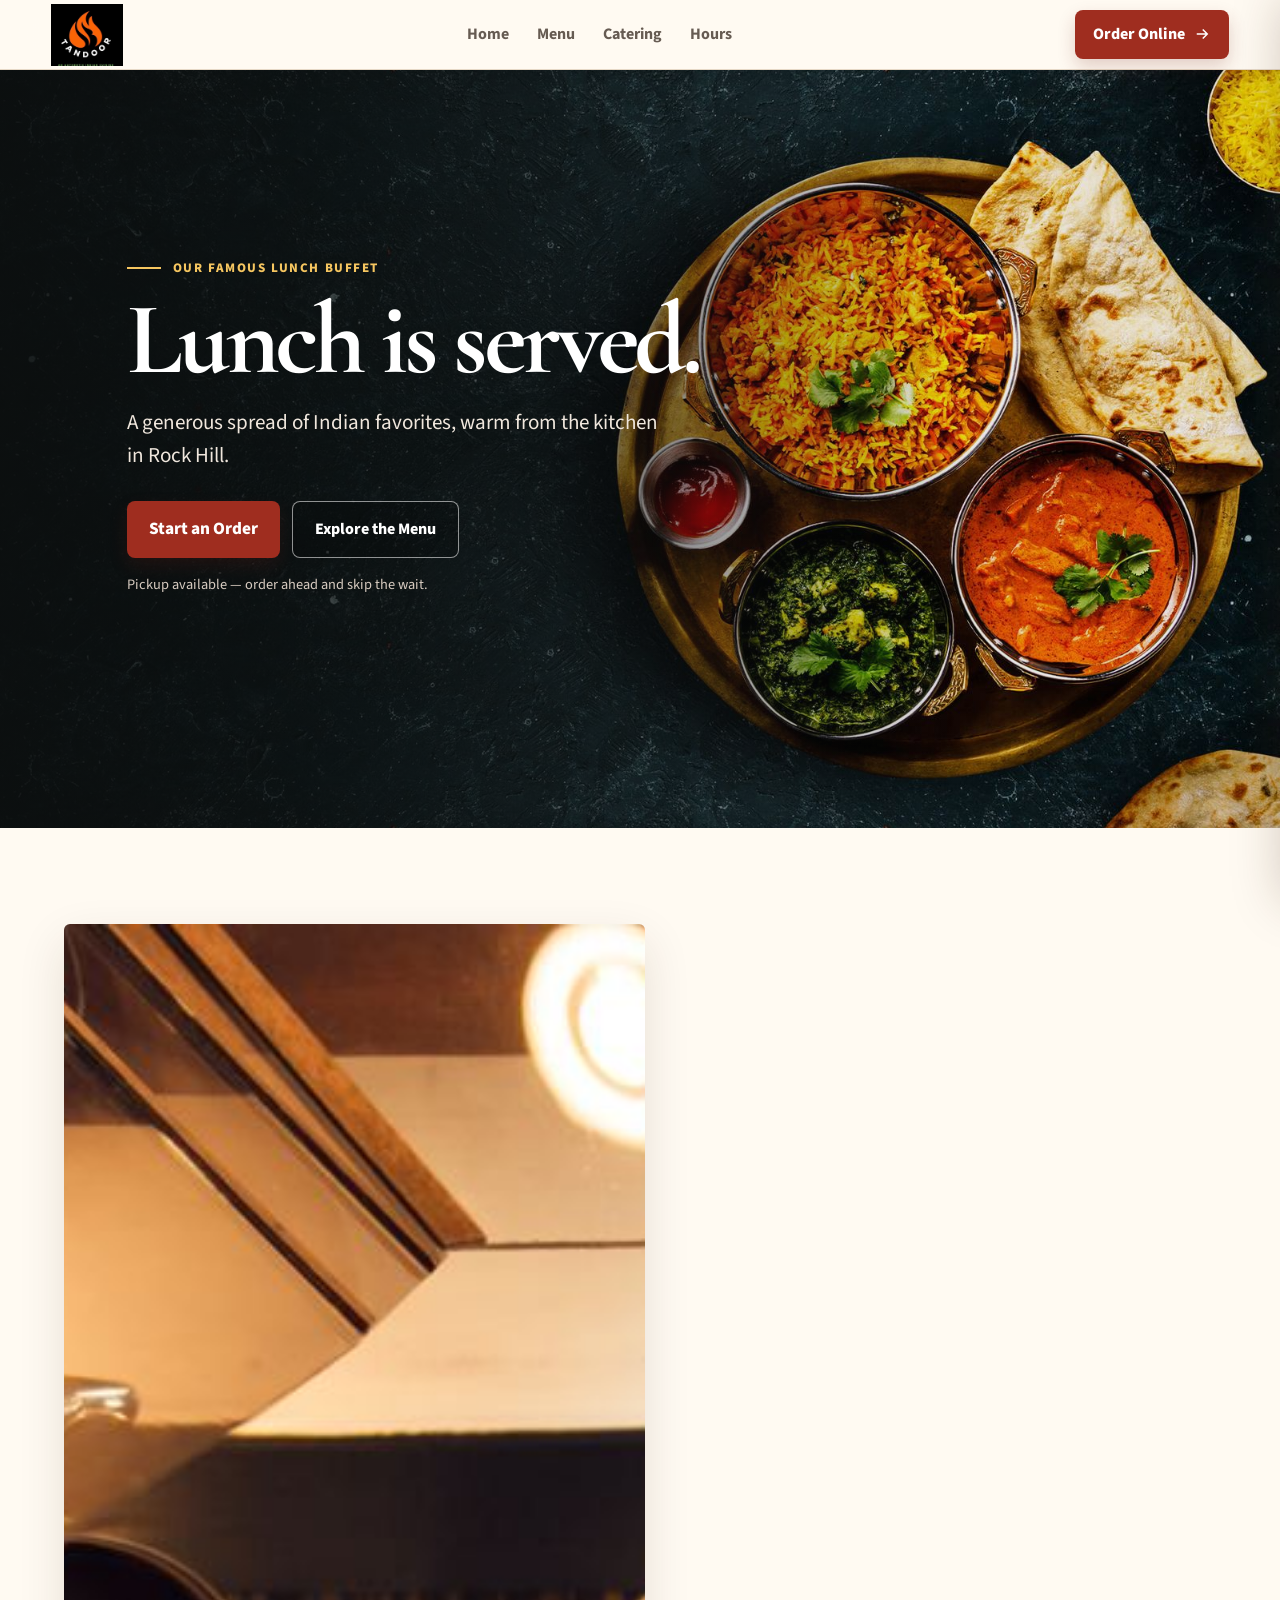
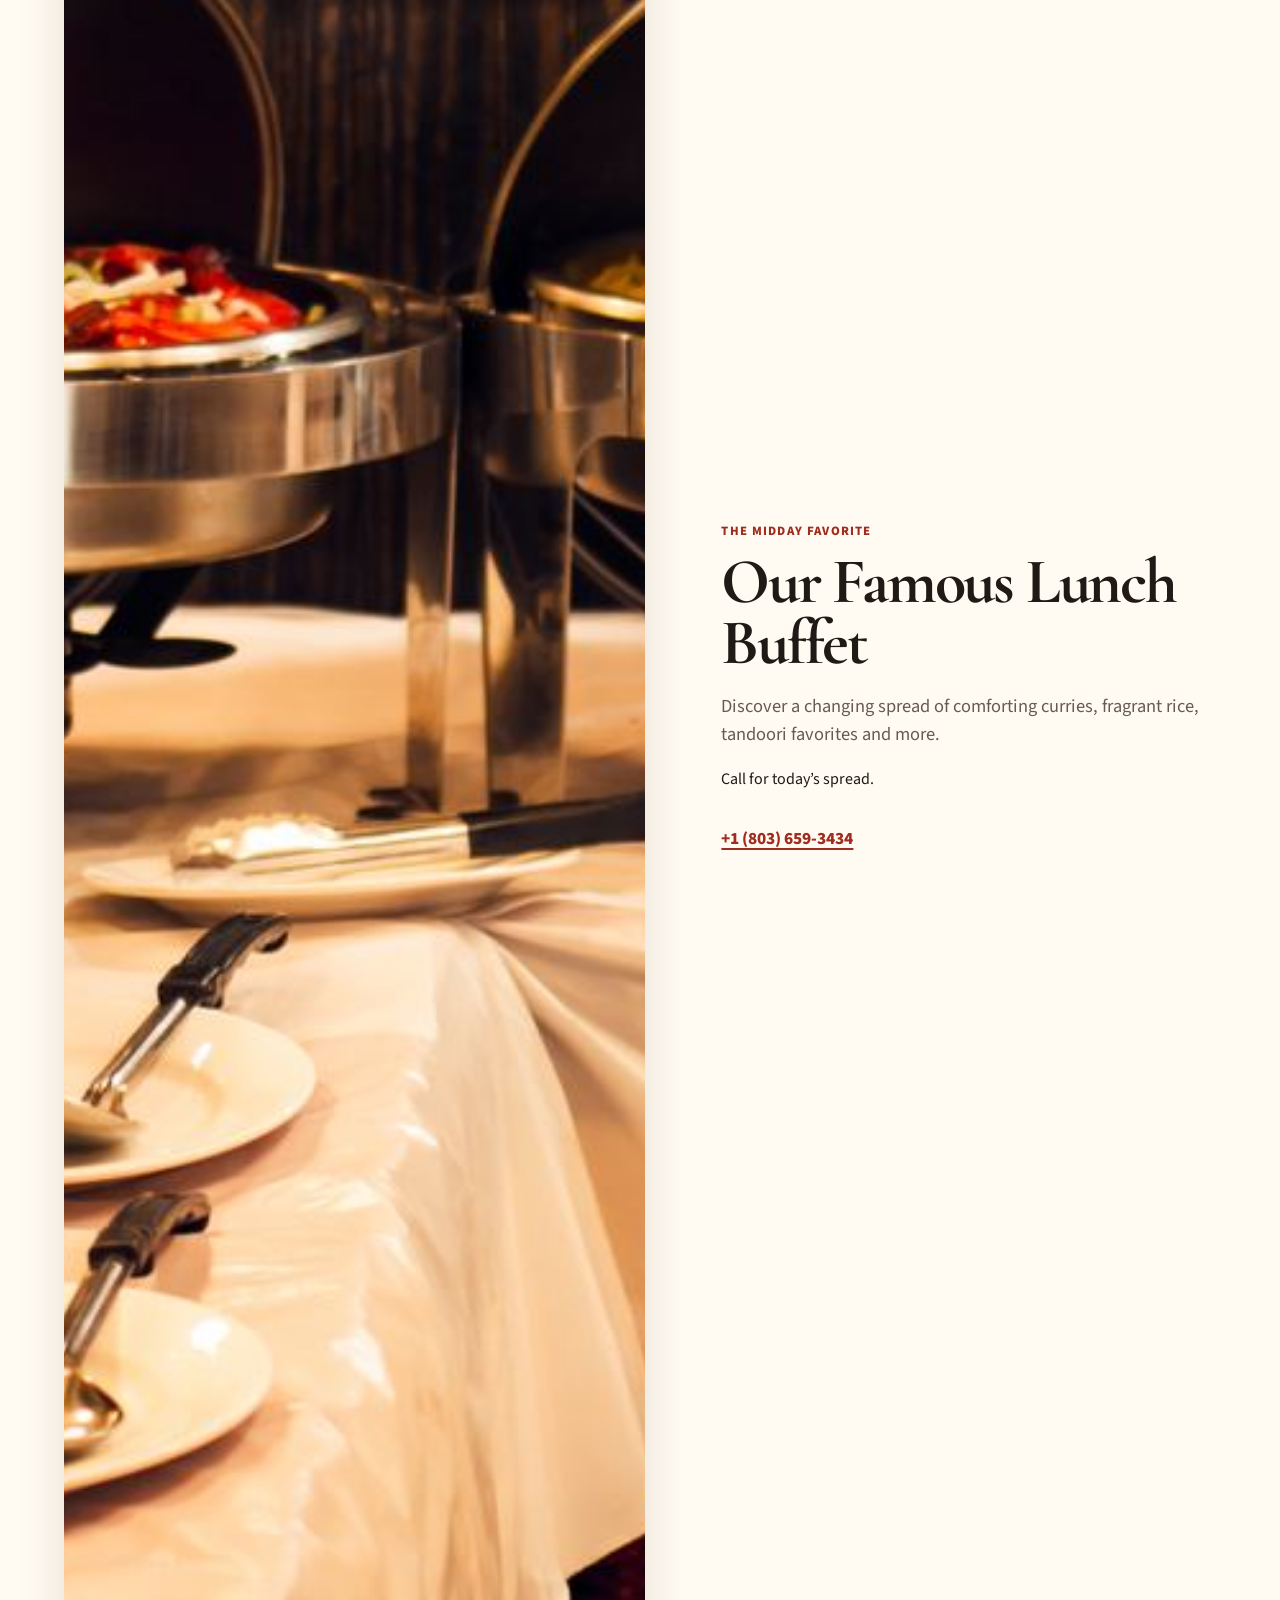
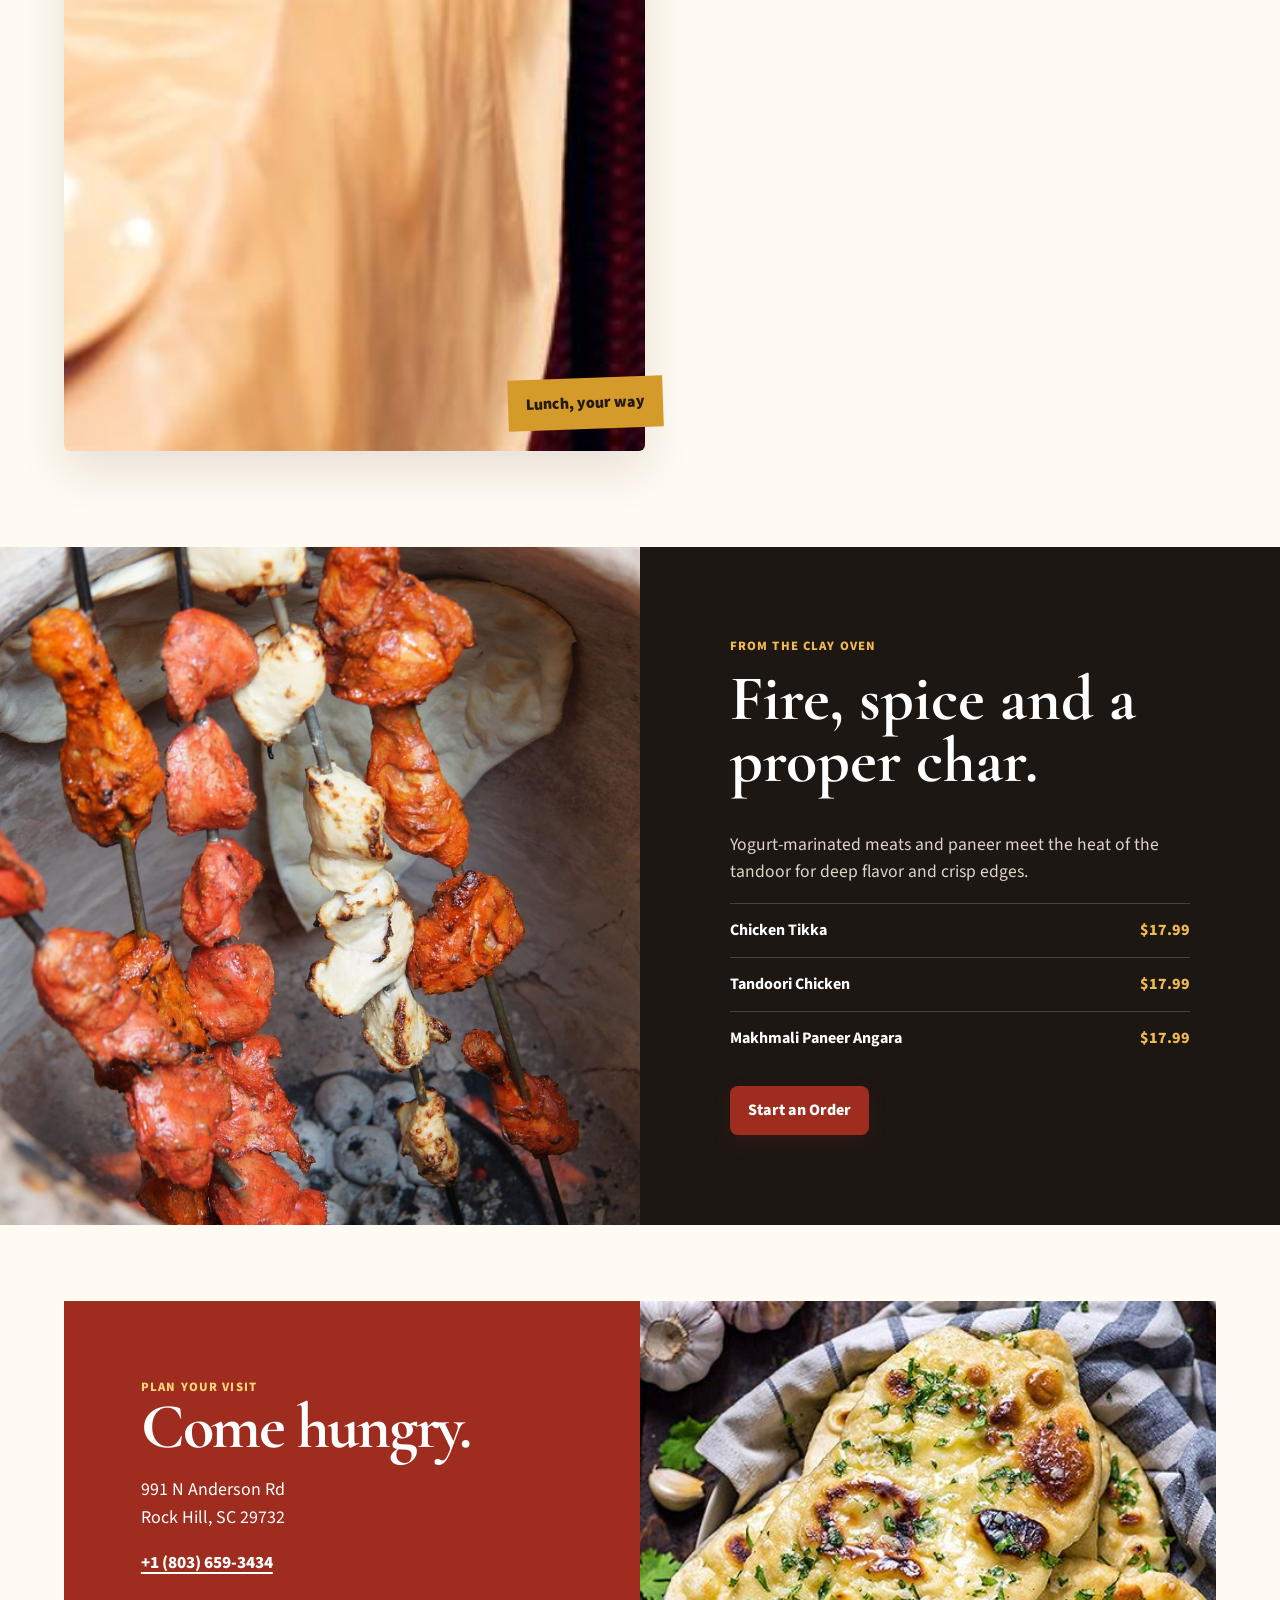
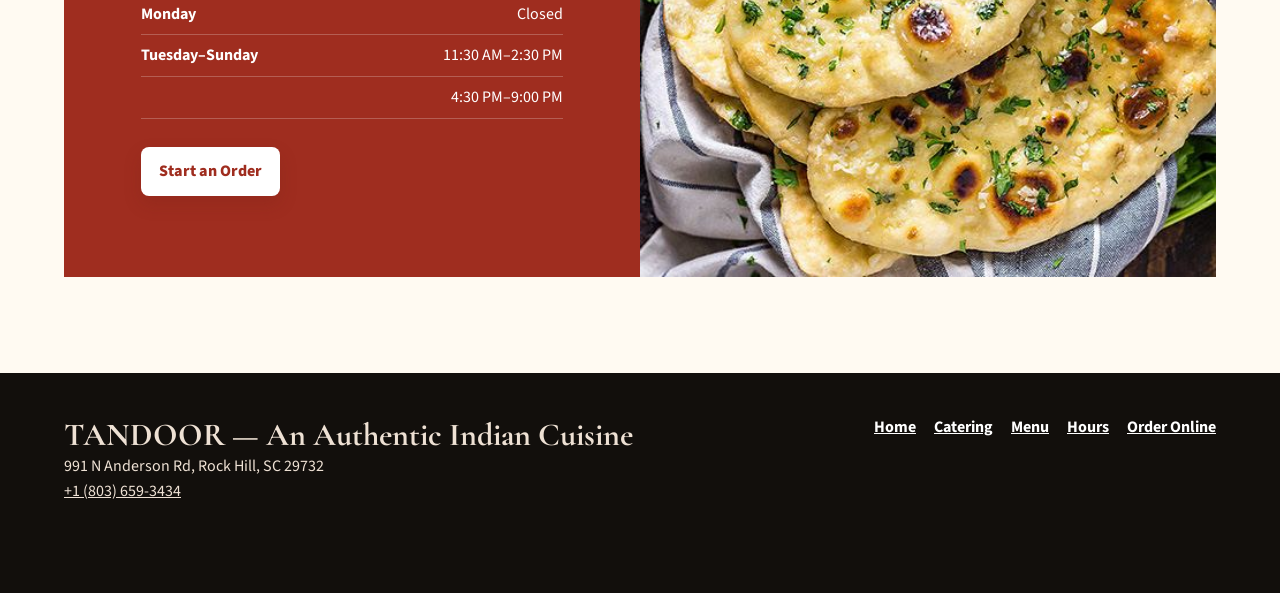
<file: index.html>
<!doctype html>
<html lang="en">
<head>
  <meta charset="utf-8">
  <meta name="viewport" content="width=device-width, initial-scale=1, viewport-fit=cover">
  <meta name="color-scheme" content="light dark">
  <meta name="theme-color" content="#9f2d1f">
  <link rel="icon" href="data:,">
  <title>Tandoor Indian Cuisine</title>
  <link rel="preconnect" href="https://fonts.googleapis.com">
  <link rel="preconnect" href="https://fonts.gstatic.com" crossorigin>
  <link href="https://fonts.googleapis.com/css2?family=Cormorant+Garamond:wght@600;700&family=Source+Sans+3:wght@400;500;600;700&display=swap" rel="stylesheet">
  <link rel="stylesheet" href="style.css?v=20260927d">
  <link rel="stylesheet" href="order.css">
</head>
<body>
<header class="topbar" aria-label="Primary navigation">
  <a class="header-logo" href="index.html" aria-label="Tandoor Indian Cuisine home"><img src="images/logo.jpg" alt="Tandoor Indian Cuisine logo" width="720" height="640"></a>
  <nav class="navlinks">
    <a href="index.html">Home</a><a href="menu.html">Menu</a><a href="catering.html">Catering</a><a href="index.html#visit">Hours</a>
  </nav>
  <a class="order-btn" href="menu.html">Order Online <svg viewBox="0 0 24 24" fill="none" stroke="currentColor" stroke-width="2" aria-hidden="true"><path d="M5 12h14M13 6l6 6-6 6"/></svg></a>
</header>
<main id="main">
<section class="hero">
  <div class="hero-inner">
    <div class="eyebrow">Our famous lunch buffet</div>
    <h1>Lunch is served.</h1>
    <p>A generous spread of Indian favorites, warm from the kitchen in Rock Hill.</p>
    <div class="hero-actions"><a class="order-btn" href="menu.html">Start an Order</a><a class="ghost-btn" href="menu.html">Explore the Menu</a></div>
    <p class="hero-note">Pickup available &mdash; order ahead and skip the wait.</p>
  </div>
</section>
<section class="section" id="buffet">
  <div class="container buffet">
    <div class="buffet-photo"><img src="images/buffet.jpg" alt="A warm buffet line with open chafing dishes of curries and tandoori items" width="4090" height="2727"></div>
    <div><div class="section-kicker">The midday favorite</div><h2>Our Famous Lunch Buffet</h2><p class="lead">Discover a changing spread of comforting curries, fragrant rice, tandoori favorites and more.</p><p>Call for today’s spread.</p><a class="call-link" href="tel:+18036593434">+1 (803) 659-3434</a></div>
  </div>
</section>
<section class="craft">
  <div class="craft-grid">
    <div class="craft-image"><img src="images/tandoor.jpg" alt="Chicken tikka skewers roasting inside a traditional clay tandoor oven" width="4912" height="3264" loading="lazy"></div>
    <div class="craft-copy"><div class="section-kicker">From the clay oven</div><h2>Fire, spice and a proper char.</h2><p>Yogurt-marinated meats and paneer meet the heat of the tandoor for deep flavor and crisp edges.</p><div class="price-row"><strong>Chicken Tikka</strong><span>$17.99</span></div><div class="price-row"><strong>Tandoori Chicken</strong><span>$17.99</span></div><div class="price-row"><strong>Makhmali Paneer Angara</strong><span>$17.99</span></div><a class="order-btn" style="align-self:flex-start;margin-top:22px" href="menu.html">Start an Order</a></div>
  </div>
</section>
<section class="section visit" id="visit">
  <div class="container visit-card">
    <div class="visit-copy"><div class="section-kicker" style="color:#ffd47b">Plan your visit</div><h2>Come hungry.</h2><address>991 N Anderson Rd<br>Rock Hill, SC 29732</address><a class="call-link" style="color:#fff" href="tel:+18036593434">+1 (803) 659-3434</a><div class="hours"><div class="hours-row"><strong>Monday</strong><span>Closed</span></div><div class="hours-row"><strong>Tuesday–Sunday</strong><span>11:30 AM–2:30 PM</span></div><div class="hours-row"><span></span><span>4:30 PM–9:00 PM</span></div></div><a class="order-btn" href="menu.html">Start an Order</a></div>
    <div class="visit-image"><img src="images/naan.jpg" alt="Fresh garlic naan brushed with butter and herbs" width="500" height="500" loading="lazy"></div>
  </div>
</section>
</main>
<footer><div class="footer-inner"><div><div class="footer-name">TANDOOR &mdash; An Authentic Indian Cuisine</div><div>991 N Anderson Rd, Rock Hill, SC 29732</div><a href="tel:+18036593434">+1 (803) 659-3434</a></div><div class="footer-links"><a href="index.html">Home</a><a href="catering.html">Catering</a><a href="menu.html">Menu</a><a href="index.html#visit">Hours</a><a class="linklike" href="menu.html">Order Online</a></div></div></footer>
<div class="mobile-order"><a class="order-btn" href="menu.html">Start an Order <svg viewBox="0 0 24 24" fill="none" stroke="currentColor" stroke-width="2" aria-hidden="true"><path d="M5 12h14M13 6l6 6-6 6"/></svg></a></div>
<script src="https://checkout.clover.com/sdk.js"></script>
<script src="https://js.stripe.com/v3/"></script>
<script src="order.js?v=stripe1"></script>

</body></html>
</file>
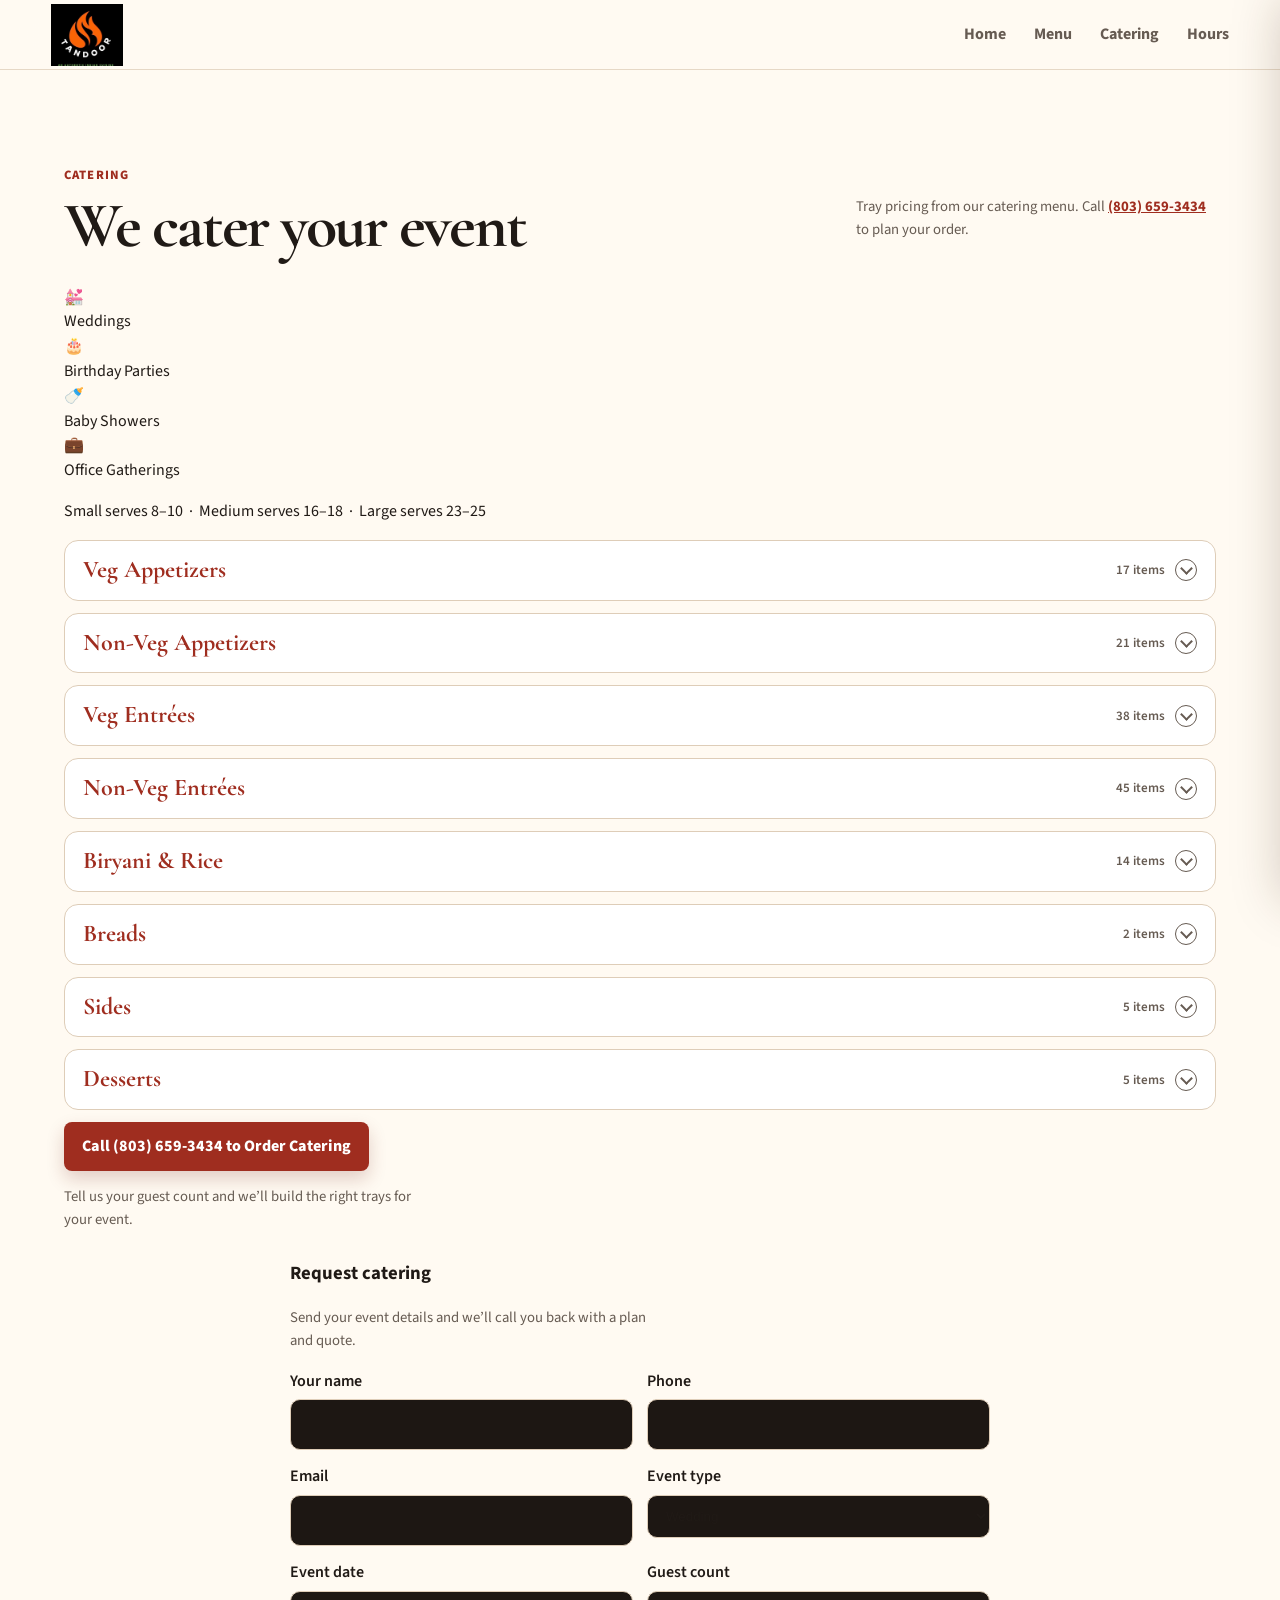
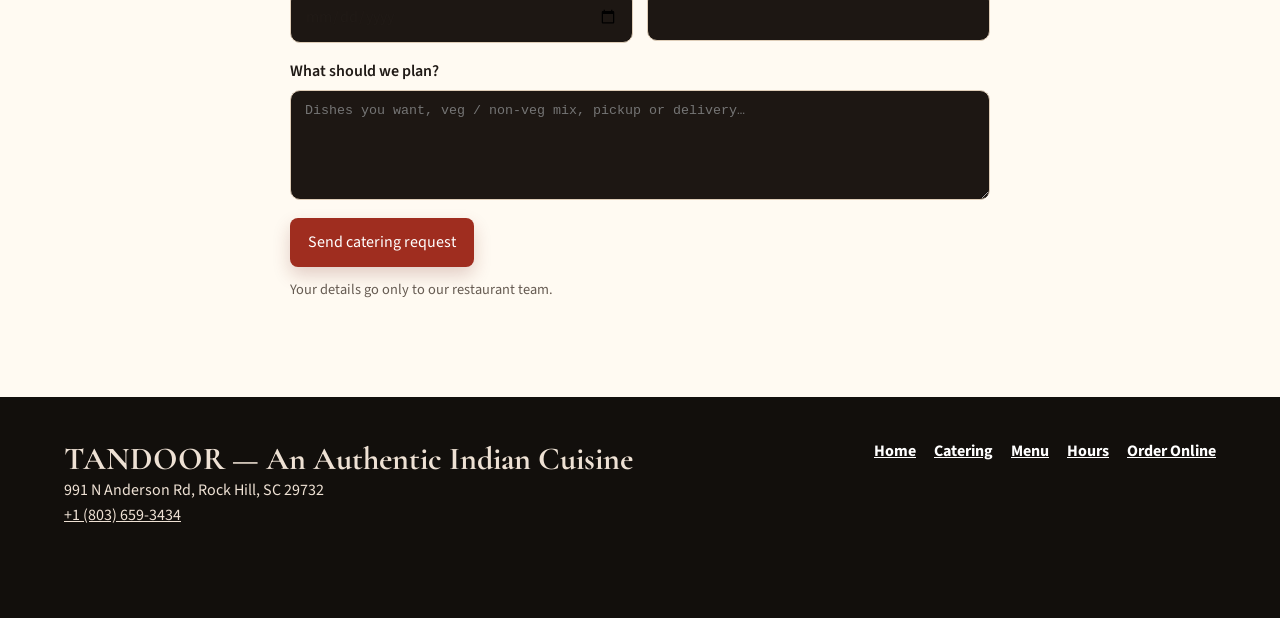
<file: catering.html>
<!doctype html>
<html lang="en">
<head>
  <meta charset="utf-8">
  <meta name="viewport" content="width=device-width, initial-scale=1, viewport-fit=cover">
  <meta name="color-scheme" content="light dark">
  <meta name="theme-color" content="#9f2d1f">
  <link rel="icon" href="data:,">
  <title>Catering | Tandoor Indian Cuisine</title>
  <link rel="preconnect" href="https://fonts.googleapis.com">
  <link rel="preconnect" href="https://fonts.gstatic.com" crossorigin>
  <link href="https://fonts.googleapis.com/css2?family=Cormorant+Garamond:wght@600;700&family=Source+Sans+3:wght@400;500;600;700&display=swap" rel="stylesheet">
  <link rel="stylesheet" href="style.css?v=20260927d">
  <link rel="stylesheet" href="order.css">
  <style>
    /* Catering has its own Add / View Order flow; hide the regular-order CTAs on this page. */
    .topbar .order-btn, .mobile-order { display: none !important; }
    /* Category dropdowns: each catering category is a collapsible <details>. */
    #cateringMenuSections .menu-category.cat-fold { padding: 0; border: 1px solid var(--line); border-radius: 14px; margin: 0 0 12px; overflow: hidden; background: var(--surface); }
    .cat-fold-head { display: flex; align-items: center; gap: 10px; padding: 15px 18px; cursor: pointer; list-style: none; }
    .cat-fold-head::-webkit-details-marker { display: none; }
    .cat-fold-title { flex: 1; font: 700 1.5rem/1.2 "Cormorant Garamond", serif; color: var(--red); }
    .cat-fold-count { font-size: .82rem; font-weight: 600; color: var(--muted); white-space: nowrap; }
    .cat-fold-chev { width: 22px; height: 22px; flex: none; border-radius: 50%; border: 1.5px solid var(--muted); position: relative; transition: transform .2s ease; }
    .cat-fold-chev::after { content: ""; position: absolute; left: 6px; top: 4px; width: 7px; height: 7px; border-right: 2px solid var(--muted); border-bottom: 2px solid var(--muted); transform: rotate(45deg); }
    details[open].cat-fold .cat-fold-chev { transform: rotate(180deg); }
    #cateringMenuSections .cat-fold .dish-grid { padding: 4px 18px 18px; }
  </style>
</head>
<body>
<header class="topbar" aria-label="Primary navigation">
  <a class="header-logo" href="index.html" aria-label="Tandoor Indian Cuisine home"><img src="images/logo.jpg" alt="Tandoor Indian Cuisine logo" width="720" height="640"></a>
  <nav class="navlinks">
    <a href="index.html">Home</a><a href="menu.html">Menu</a><a href="catering.html">Catering</a><a href="index.html#visit">Hours</a>
  </nav>
  <a class="order-btn" href="menu.html">Order Online <svg viewBox="0 0 24 24" fill="none" stroke="currentColor" stroke-width="2" aria-hidden="true"><path d="M5 12h14M13 6l6 6-6 6"/></svg></a>
</header>
<main id="main">
<section class="section" id="catering">
  <div class="container">
    <div class="menu-head"><div><div class="section-kicker">Catering</div><h2>We cater your event</h2></div><p class="menu-source">Tray pricing from our catering menu. Call <a href="tel:+18036593434">(803) 659-3434</a> to plan your order.</p></div>
    <div class="catering-events">
<div class="catering-event"><div class="ce-icon">💒</div><div class="ce-name">Weddings</div></div>
<div class="catering-event"><div class="ce-icon">🎂</div><div class="ce-name">Birthday Parties</div></div>
<div class="catering-event"><div class="ce-icon">🍼</div><div class="ce-name">Baby Showers</div></div>
<div class="catering-event"><div class="ce-icon">💼</div><div class="ce-name">Office Gatherings</div></div>
</div>
    <p class="tray-legend">Small serves 8&ndash;10 &nbsp;&middot;&nbsp; Medium serves 16&ndash;18 &nbsp;&middot;&nbsp; Large serves 23&ndash;25</p>
<div id="cateringMenuSections">
<div id="cateringMenuSections">
<section class="menu-category"><h3>Veg Appetizers</h3>
<div class="dish-grid">
<article class="dish" data-cat-name="Samosa">
<div class="dish-name">Samosa</div>
<div class="dish-price">$3.00 each</div>
<div class="dish-desc">20 pc @ $3.00 each · 30 pc @ $2.75 each · 50 pc @ $2.00 each</div>
</article>
<article class="dish" data-cat-name="Samosa Chaat">
<div class="dish-name">Samosa Chaat</div>
<div class="dish-price">$52–$146</div>
<div class="dish-desc">Small $52 · Medium $84 · Large $146</div>
</article>
<article class="dish" data-cat-name="Chilli Paneer">
<div class="dish-name">Chilli Paneer</div>
<div class="dish-price">$63–$182</div>
<div class="dish-desc">Small $63 · Medium $94 · Large $182</div>
</article>
<article class="dish" data-cat-name="Chilli Gobi">
<div class="dish-name">Chilli Gobi</div>
<div class="dish-price">$63–$182</div>
<div class="dish-desc">Small $63 · Medium $94 · Large $182</div>
</article>
<article class="dish" data-cat-name="Chilli Baby Corn">
<div class="dish-name">Chilli Baby Corn</div>
<div class="dish-price">$63–$182</div>
<div class="dish-desc">Small $63 · Medium $94 · Large $182</div>
</article>
<article class="dish" data-cat-name="Chilli Mushroom">
<div class="dish-name">Chilli Mushroom</div>
<div class="dish-price">$63–$182</div>
<div class="dish-desc">Small $63 · Medium $94 · Large $182</div>
</article>
<article class="dish" data-cat-name="Babycorn Manchurian">
<div class="dish-name">Babycorn Manchurian</div>
<div class="dish-price">$63–$182</div>
<div class="dish-desc">Small $63 · Medium $94 · Large $182</div>
</article>
<article class="dish" data-cat-name="Gobi Manchurian">
<div class="dish-name">Gobi Manchurian</div>
<div class="dish-price">$63–$182</div>
<div class="dish-desc">Small $63 · Medium $94 · Large $182</div>
</article>
<article class="dish" data-cat-name="Mushroom Manchurian">
<div class="dish-name">Mushroom Manchurian</div>
<div class="dish-price">$63–$182</div>
<div class="dish-desc">Small $63 · Medium $94 · Large $182</div>
</article>
<article class="dish" data-cat-name="Paneer Manchurian">
<div class="dish-name">Paneer Manchurian</div>
<div class="dish-price">$63–$182</div>
<div class="dish-desc">Small $63 · Medium $94 · Large $182</div>
</article>
<article class="dish" data-cat-name="Mushroom 65">
<div class="dish-name">Mushroom 65</div>
<div class="dish-price">$63–$182</div>
<div class="dish-desc">Small $63 · Medium $94 · Large $182</div>
</article>
<article class="dish" data-cat-name="Baby Corn 65">
<div class="dish-name">Baby Corn 65</div>
<div class="dish-price">$63–$182</div>
<div class="dish-desc">Small $63 · Medium $94 · Large $182</div>
</article>
<article class="dish" data-cat-name="Paneer 65">
<div class="dish-name">Paneer 65</div>
<div class="dish-price">$63–$182</div>
<div class="dish-desc">Small $63 · Medium $94 · Large $182</div>
</article>
<article class="dish" data-cat-name="Gobi 65">
<div class="dish-name">Gobi 65</div>
<div class="dish-price">$63–$182</div>
<div class="dish-desc">Small $63 · Medium $94 · Large $182</div>
</article>
<article class="dish" data-cat-name="Mixed Pakora">
<div class="dish-name">Mixed Pakora</div>
<div class="dish-price">$52–$125</div>
<div class="dish-desc">Small $52 · Medium $78 · Large $125</div>
</article>
<article class="dish" data-cat-name="Makhmali Paneer Angara">
<div class="dish-name">Makhmali Paneer Angara</div>
<div class="dish-price">$84–$188</div>
<div class="dish-desc">Small $84 · Medium $125 · Large $188</div>
</article>
<article class="dish" data-cat-name="Haryali Paneer Kebab">
<div class="dish-name">Haryali Paneer Kebab</div>
<div class="dish-price">$84–$188</div>
<div class="dish-desc">Small $84 · Medium $125 · Large $188</div>
</article>
</div></section>
<section class="menu-category"><h3>Non-Veg Appetizers</h3>
<div class="dish-grid">
<article class="dish" data-cat-name="Chicken Chukka">
<div class="dish-name">Chicken Chukka</div>
<div class="dish-price">$84–$198</div>
<div class="dish-desc">Small $84 · Medium $146 · Large $198</div>
</article>
<article class="dish" data-cat-name="Lamb Chukka">
<div class="dish-name">Lamb Chukka</div>
<div class="dish-price">$84–$229</div>
<div class="dish-desc">Small $84 · Medium $156 · Large $229</div>
</article>
<article class="dish" data-cat-name="Goat Chukka">
<div class="dish-name">Goat Chukka</div>
<div class="dish-price">$84–$208</div>
<div class="dish-desc">Small $84 · Medium $156 · Large $208</div>
</article>
<article class="dish" data-cat-name="Chilli Fish">
<div class="dish-name">Chilli Fish</div>
<div class="dish-price">$84–$198</div>
<div class="dish-desc">Small $84 · Medium $146 · Large $198</div>
</article>
<article class="dish" data-cat-name="Chilli Chicken">
<div class="dish-name">Chilli Chicken</div>
<div class="dish-price">$73–$167</div>
<div class="dish-desc">Small $73 · Medium $125 · Large $167</div>
</article>
<article class="dish" data-cat-name="Chilli Shrimp">
<div class="dish-name">Chilli Shrimp</div>
<div class="dish-price">$73–$167</div>
<div class="dish-desc">Small $73 · Medium $125 · Large $167</div>
</article>
<article class="dish" data-cat-name="Chicken Darbar">
<div class="dish-name">Chicken Darbar</div>
<div class="dish-price">$73–$167</div>
<div class="dish-desc">Small $73 · Medium $125 · Large $167</div>
</article>
<article class="dish" data-cat-name="Chicken Manchurian">
<div class="dish-name">Chicken Manchurian</div>
<div class="dish-price">$73–$167</div>
<div class="dish-desc">Small $73 · Medium $125 · Large $167</div>
</article>
<article class="dish" data-cat-name="Shrimp Manchurian">
<div class="dish-name">Shrimp Manchurian</div>
<div class="dish-price">$73–$167</div>
<div class="dish-desc">Small $73 · Medium $125 · Large $167</div>
</article>
<article class="dish" data-cat-name="Fish Manchurian">
<div class="dish-name">Fish Manchurian</div>
<div class="dish-price">$73–$167</div>
<div class="dish-desc">Small $73 · Medium $125 · Large $167</div>
</article>
<article class="dish" data-cat-name="Chicken 65">
<div class="dish-name">Chicken 65</div>
<div class="dish-price">$73–$167</div>
<div class="dish-desc">Small $73 · Medium $125 · Large $167</div>
</article>
<article class="dish" data-cat-name="Fish 65">
<div class="dish-name">Fish 65</div>
<div class="dish-price">$73–$167</div>
<div class="dish-desc">Small $73 · Medium $125 · Large $167</div>
</article>
<article class="dish" data-cat-name="Shrimp 65">
<div class="dish-name">Shrimp 65</div>
<div class="dish-price">$73–$167</div>
<div class="dish-desc">Small $73 · Medium $125 · Large $167</div>
</article>
<article class="dish" data-cat-name="Chicken 555">
<div class="dish-name">Chicken 555</div>
<div class="dish-price">$73–$167</div>
<div class="dish-desc">Small $73 · Medium $125 · Large $167</div>
</article>
<article class="dish" data-cat-name="Fish 555">
<div class="dish-name">Fish 555</div>
<div class="dish-price">$73–$167</div>
<div class="dish-desc">Small $73 · Medium $125 · Large $167</div>
</article>
<article class="dish" data-cat-name="Shrimp 555">
<div class="dish-name">Shrimp 555</div>
<div class="dish-price">$73–$167</div>
<div class="dish-desc">Small $73 · Medium $125 · Large $167</div>
</article>
<article class="dish" data-cat-name="Chicken Ghee Roast">
<div class="dish-name">Chicken Ghee Roast</div>
<div class="dish-price">$84–$188</div>
<div class="dish-desc">Small $84 · Medium $146 · Large $188</div>
</article>
<article class="dish" data-cat-name="Goat Ghee Roast">
<div class="dish-name">Goat Ghee Roast</div>
<div class="dish-price">$84–$208</div>
<div class="dish-desc">Small $84 · Medium $156 · Large $208</div>
</article>
<article class="dish" data-cat-name="Lamb Ghee Roast">
<div class="dish-name">Lamb Ghee Roast</div>
<div class="dish-price">$84–$229</div>
<div class="dish-desc">Small $84 · Medium $156 · Large $229</div>
</article>
<article class="dish" data-cat-name="Chicken Wings">
<div class="dish-name">Chicken Wings</div>
<div class="dish-price">$84–$198</div>
<div class="dish-desc">Small $84 · Medium $146 · Large $198</div>
</article>
<article class="dish" data-cat-name="Tandoori Chicken">
<div class="dish-name">Tandoori Chicken</div>
<div class="dish-price">$84–$198</div>
<div class="dish-desc">Small $84 · Medium $146 · Large $198</div>
</article>
</div></section>
<section class="menu-category"><h3>Veg Entrées</h3>
<div class="dish-grid">
<article class="dish" data-cat-name="Dal Palak">
<div class="dish-name">Dal Palak</div>
<div class="dish-price">$52–$136</div>
<div class="dish-desc">Small $52 · Medium $84 · Large $136</div>
</article>
<article class="dish" data-cat-name="Dal Tadka">
<div class="dish-name">Dal Tadka</div>
<div class="dish-price">$52–$136</div>
<div class="dish-desc">Small $52 · Medium $84 · Large $136</div>
</article>
<article class="dish" data-cat-name="Dal Makhni">
<div class="dish-name">Dal Makhni</div>
<div class="dish-price">$63–$156</div>
<div class="dish-desc">Small $63 · Medium $94 · Large $156</div>
</article>
<article class="dish" data-cat-name="Baingan Curry">
<div class="dish-name">Baingan Curry</div>
<div class="dish-price">$73–$156</div>
<div class="dish-desc">Small $73 · Medium $125 · Large $156</div>
</article>
<article class="dish" data-cat-name="Bhindi Masala">
<div class="dish-name">Bhindi Masala</div>
<div class="dish-price">$73–$156</div>
<div class="dish-desc">Small $73 · Medium $125 · Large $156</div>
</article>
<article class="dish" data-cat-name="Balti Paneer">
<div class="dish-name">Balti Paneer</div>
<div class="dish-price">$73–$156</div>
<div class="dish-desc">Small $73 · Medium $125 · Large $156</div>
</article>
<article class="dish" data-cat-name="Tofu Chole Curry">
<div class="dish-name">Tofu Chole Curry</div>
<div class="dish-price">$73–$156</div>
<div class="dish-desc">Small $73 · Medium $125 · Large $156</div>
</article>
<article class="dish" data-cat-name="Paneer Methi Malai">
<div class="dish-name">Paneer Methi Malai</div>
<div class="dish-price">$73–$156</div>
<div class="dish-desc">Small $73 · Medium $125 · Large $156</div>
</article>
<article class="dish" data-cat-name="Matar Paneer Masala">
<div class="dish-name">Matar Paneer Masala</div>
<div class="dish-price">$73–$156</div>
<div class="dish-desc">Small $73 · Medium $125 · Large $156</div>
</article>
<article class="dish" data-cat-name="Mushroom Butter Masala">
<div class="dish-name">Mushroom Butter Masala</div>
<div class="dish-price">$73–$156</div>
<div class="dish-desc">Small $73 · Medium $125 · Large $156</div>
</article>
<article class="dish" data-cat-name="Paneer Butter Masala">
<div class="dish-name">Paneer Butter Masala</div>
<div class="dish-price">$73–$156</div>
<div class="dish-desc">Small $73 · Medium $125 · Large $156</div>
</article>
<article class="dish" data-cat-name="Tofu Butter Masala">
<div class="dish-name">Tofu Butter Masala</div>
<div class="dish-price">$73–$156</div>
<div class="dish-desc">Small $73 · Medium $125 · Large $156</div>
</article>
<article class="dish" data-cat-name="Kadai Corn Mushroom">
<div class="dish-name">Kadai Corn Mushroom</div>
<div class="dish-price">$73–$156</div>
<div class="dish-desc">Small $73 · Medium $125 · Large $156</div>
</article>
<article class="dish" data-cat-name="Kadai Veg">
<div class="dish-name">Kadai Veg</div>
<div class="dish-price">$73–$156</div>
<div class="dish-desc">Small $73 · Medium $125 · Large $156</div>
</article>
<article class="dish" data-cat-name="Veg Tikka Masala">
<div class="dish-name">Veg Tikka Masala</div>
<div class="dish-price">$73–$156</div>
<div class="dish-desc">Small $73 · Medium $125 · Large $156</div>
</article>
<article class="dish" data-cat-name="Mushroom Tikka Masala">
<div class="dish-name">Mushroom Tikka Masala</div>
<div class="dish-price">$73–$156</div>
<div class="dish-desc">Small $73 · Medium $125 · Large $156</div>
</article>
<article class="dish" data-cat-name="Veg Jalfrezi">
<div class="dish-name">Veg Jalfrezi</div>
<div class="dish-price">$73–$156</div>
<div class="dish-desc">Small $73 · Medium $125 · Large $156</div>
</article>
<article class="dish" data-cat-name="Paneer Jalfrezi">
<div class="dish-name">Paneer Jalfrezi</div>
<div class="dish-price">$73–$156</div>
<div class="dish-desc">Small $73 · Medium $125 · Large $156</div>
</article>
<article class="dish" data-cat-name="Veg Malabar">
<div class="dish-name">Veg Malabar</div>
<div class="dish-price">$73–$156</div>
<div class="dish-desc">Small $73 · Medium $125 · Large $156</div>
</article>
<article class="dish" data-cat-name="Paneer Korma">
<div class="dish-name">Paneer Korma</div>
<div class="dish-price">$73–$156</div>
<div class="dish-desc">Small $73 · Medium $125 · Large $156</div>
</article>
<article class="dish" data-cat-name="Kaju Kasuri Methi">
<div class="dish-name">Kaju Kasuri Methi</div>
<div class="dish-price">$84–$203</div>
<div class="dish-desc">Small $84 · Medium $136 · Large $203</div>
</article>
<article class="dish" data-cat-name="Chole Saag Curry">
<div class="dish-name">Chole Saag Curry</div>
<div class="dish-price">$68–$156</div>
<div class="dish-desc">Small $68 · Medium $120 · Large $156</div>
</article>
<article class="dish" data-cat-name="Amritsari Chole Masala">
<div class="dish-name">Amritsari Chole Masala</div>
<div class="dish-price">$68–$156</div>
<div class="dish-desc">Small $68 · Medium $120 · Large $156</div>
</article>
<article class="dish" data-cat-name="Aloo Gobi Masala">
<div class="dish-name">Aloo Gobi Masala</div>
<div class="dish-price">$68–$156</div>
<div class="dish-desc">Small $68 · Medium $120 · Large $156</div>
</article>
<article class="dish" data-cat-name="Matar Mushroom Masala">
<div class="dish-name">Matar Mushroom Masala</div>
<div class="dish-price">$68–$156</div>
<div class="dish-desc">Small $68 · Medium $120 · Large $156</div>
</article>
<article class="dish" data-cat-name="Veg Chettinad">
<div class="dish-name">Veg Chettinad</div>
<div class="dish-price">$68–$156</div>
<div class="dish-desc">Small $68 · Medium $120 · Large $156</div>
</article>
<article class="dish" data-cat-name="Paneer Chettinad">
<div class="dish-name">Paneer Chettinad</div>
<div class="dish-price">$68–$156</div>
<div class="dish-desc">Small $68 · Medium $120 · Large $156</div>
</article>
<article class="dish" data-cat-name="Malai Koftha">
<div class="dish-name">Malai Koftha</div>
<div class="dish-price">$78–$167</div>
<div class="dish-desc">Small $78 · Medium $141 · Large $167</div>
</article>
<article class="dish" data-cat-name="Palak Koftha">
<div class="dish-name">Palak Koftha</div>
<div class="dish-price">$78–$167</div>
<div class="dish-desc">Small $78 · Medium $141 · Large $167</div>
</article>
<article class="dish" data-cat-name="Palak Paneer">
<div class="dish-name">Palak Paneer</div>
<div class="dish-price">$78–$167</div>
<div class="dish-desc">Small $78 · Medium $141 · Large $167</div>
</article>
<article class="dish" data-cat-name="Amritsari Paneer Bhurji">
<div class="dish-name">Amritsari Paneer Bhurji</div>
<div class="dish-price">$84–$177</div>
<div class="dish-desc">Small $84 · Medium $141 · Large $177</div>
</article>
<article class="dish" data-cat-name="Amul Cheese Paneer Butter Masala">
<div class="dish-name">Amul Cheese Paneer Butter Masala</div>
<div class="dish-price">$94–$208</div>
<div class="dish-desc">Small $94 · Medium $146 · Large $208</div>
</article>
<article class="dish" data-cat-name="Kadai Paneer">
<div class="dish-name">Kadai Paneer</div>
<div class="dish-price">$78–$167</div>
<div class="dish-desc">Small $78 · Medium $136 · Large $167</div>
</article>
<article class="dish" data-cat-name="Tofu Tikka Masala">
<div class="dish-name">Tofu Tikka Masala</div>
<div class="dish-price">$78–$167</div>
<div class="dish-desc">Small $78 · Medium $136 · Large $167</div>
</article>
<article class="dish" data-cat-name="Paneer Tikka Masala">
<div class="dish-name">Paneer Tikka Masala</div>
<div class="dish-price">$78–$167</div>
<div class="dish-desc">Small $78 · Medium $136 · Large $167</div>
</article>
<article class="dish" data-cat-name="Navratan Korma">
<div class="dish-name">Navratan Korma</div>
<div class="dish-price">$78–$167</div>
<div class="dish-desc">Small $78 · Medium $136 · Large $167</div>
</article>
<article class="dish" data-cat-name="Paneer Gongura">
<div class="dish-name">Paneer Gongura</div>
<div class="dish-price">$78–$167</div>
<div class="dish-desc">Small $78 · Medium $136 · Large $167</div>
</article>
<article class="dish" data-cat-name="Veg Gongura">
<div class="dish-name">Veg Gongura</div>
<div class="dish-price">$78–$156</div>
<div class="dish-desc">Small $78 · Medium $130 · Large $156</div>
</article>
</div></section>
<section class="menu-category"><h3>Non-Veg Entrées</h3>
<div class="dish-grid">
<article class="dish" data-cat-name="Butter Chicken">
<div class="dish-name">Butter Chicken</div>
<div class="dish-price">$73–$167</div>
<div class="dish-desc">Small $73 · Medium $136 · Large $167</div>
</article>
<article class="dish" data-cat-name="Chicken Tikka Masala">
<div class="dish-name">Chicken Tikka Masala</div>
<div class="dish-price">$73–$167</div>
<div class="dish-desc">Small $73 · Medium $136 · Large $167</div>
</article>
<article class="dish" data-cat-name="Methi Malai Chicken">
<div class="dish-name">Methi Malai Chicken</div>
<div class="dish-price">$73–$167</div>
<div class="dish-desc">Small $73 · Medium $136 · Large $167</div>
</article>
<article class="dish" data-cat-name="Kadai Chicken">
<div class="dish-name">Kadai Chicken</div>
<div class="dish-price">$73–$167</div>
<div class="dish-desc">Small $73 · Medium $136 · Large $167</div>
</article>
<article class="dish" data-cat-name="Chicken Vindaloo">
<div class="dish-name">Chicken Vindaloo</div>
<div class="dish-price">$73–$167</div>
<div class="dish-desc">Small $73 · Medium $136 · Large $167</div>
</article>
<article class="dish" data-cat-name="Chicken Malabar">
<div class="dish-name">Chicken Malabar</div>
<div class="dish-price">$73–$167</div>
<div class="dish-desc">Small $73 · Medium $136 · Large $167</div>
</article>
<article class="dish" data-cat-name="Chef Special Chicken Curry">
<div class="dish-name">Chef Special Chicken Curry</div>
<div class="dish-price">$73–$167</div>
<div class="dish-desc">Small $73 · Medium $136 · Large $167</div>
</article>
<article class="dish" data-cat-name="Chicken Chettinad">
<div class="dish-name">Chicken Chettinad</div>
<div class="dish-price">$73–$167</div>
<div class="dish-desc">Small $73 · Medium $136 · Large $167</div>
</article>
<article class="dish" data-cat-name="Chicken Gongura">
<div class="dish-name">Chicken Gongura</div>
<div class="dish-price">$73–$167</div>
<div class="dish-desc">Small $73 · Medium $136 · Large $167</div>
</article>
<article class="dish" data-cat-name="Chicken Rogan Josh">
<div class="dish-name">Chicken Rogan Josh</div>
<div class="dish-price">$73–$167</div>
<div class="dish-desc">Small $73 · Medium $136 · Large $167</div>
</article>
<article class="dish" data-cat-name="Chicken Korma">
<div class="dish-name">Chicken Korma</div>
<div class="dish-price">$73–$167</div>
<div class="dish-desc">Small $73 · Medium $136 · Large $167</div>
</article>
<article class="dish" data-cat-name="Lamb Rogan Josh">
<div class="dish-name">Lamb Rogan Josh</div>
<div class="dish-price">$84–$208</div>
<div class="dish-desc">Small $84 · Medium $146 · Large $208</div>
</article>
<article class="dish" data-cat-name="Goat Saag">
<div class="dish-name">Goat Saag</div>
<div class="dish-price">$84–$208</div>
<div class="dish-desc">Small $84 · Medium $146 · Large $208</div>
</article>
<article class="dish" data-cat-name="Lamb Vindaloo">
<div class="dish-name">Lamb Vindaloo</div>
<div class="dish-price">$84–$208</div>
<div class="dish-desc">Small $84 · Medium $146 · Large $208</div>
</article>
<article class="dish" data-cat-name="Lamb Gongura">
<div class="dish-name">Lamb Gongura</div>
<div class="dish-price">$84–$208</div>
<div class="dish-desc">Small $84 · Medium $146 · Large $208</div>
</article>
<article class="dish" data-cat-name="Goat Gongura">
<div class="dish-name">Goat Gongura</div>
<div class="dish-price">$84–$208</div>
<div class="dish-desc">Small $84 · Medium $146 · Large $208</div>
</article>
<article class="dish" data-cat-name="Shrimp Gongura">
<div class="dish-name">Shrimp Gongura</div>
<div class="dish-price">$84–$208</div>
<div class="dish-desc">Small $84 · Medium $146 · Large $208</div>
</article>
<article class="dish" data-cat-name="Lamb Butter Masala">
<div class="dish-name">Lamb Butter Masala</div>
<div class="dish-price">$84–$208</div>
<div class="dish-desc">Small $84 · Medium $146 · Large $208</div>
</article>
<article class="dish" data-cat-name="Goat Butter Masala">
<div class="dish-name">Goat Butter Masala</div>
<div class="dish-price">$84–$208</div>
<div class="dish-desc">Small $84 · Medium $146 · Large $208</div>
</article>
<article class="dish" data-cat-name="Shrimp Butter Masala">
<div class="dish-name">Shrimp Butter Masala</div>
<div class="dish-price">$84–$208</div>
<div class="dish-desc">Small $84 · Medium $146 · Large $208</div>
</article>
<article class="dish" data-cat-name="Lamb Tikka Masala">
<div class="dish-name">Lamb Tikka Masala</div>
<div class="dish-price">$84–$208</div>
<div class="dish-desc">Small $84 · Medium $146 · Large $208</div>
</article>
<article class="dish" data-cat-name="Shrimp Tikka Masala">
<div class="dish-name">Shrimp Tikka Masala</div>
<div class="dish-price">$84–$208</div>
<div class="dish-desc">Small $84 · Medium $146 · Large $208</div>
</article>
<article class="dish" data-cat-name="Goat Tikka Masala">
<div class="dish-name">Goat Tikka Masala</div>
<div class="dish-price">$84–$208</div>
<div class="dish-desc">Small $84 · Medium $146 · Large $208</div>
</article>
<article class="dish" data-cat-name="Lamb Curry">
<div class="dish-name">Lamb Curry</div>
<div class="dish-price">$84–$208</div>
<div class="dish-desc">Small $84 · Medium $146 · Large $208</div>
</article>
<article class="dish" data-cat-name="Goat Curry">
<div class="dish-name">Goat Curry</div>
<div class="dish-price">$84–$208</div>
<div class="dish-desc">Small $84 · Medium $146 · Large $208</div>
</article>
<article class="dish" data-cat-name="Lamb Saagwala">
<div class="dish-name">Lamb Saagwala</div>
<div class="dish-price">$84–$208</div>
<div class="dish-desc">Small $84 · Medium $146 · Large $208</div>
</article>
<article class="dish" data-cat-name="Shrimp Saagwala">
<div class="dish-name">Shrimp Saagwala</div>
<div class="dish-price">$84–$208</div>
<div class="dish-desc">Small $84 · Medium $146 · Large $208</div>
</article>
<article class="dish" data-cat-name="Goat Rogan Josh">
<div class="dish-name">Goat Rogan Josh</div>
<div class="dish-price">$84–$208</div>
<div class="dish-desc">Small $84 · Medium $146 · Large $208</div>
</article>
<article class="dish" data-cat-name="Lamb Chettinad">
<div class="dish-name">Lamb Chettinad</div>
<div class="dish-price">$84–$208</div>
<div class="dish-desc">Small $84 · Medium $146 · Large $208</div>
</article>
<article class="dish" data-cat-name="Goat Chettinad">
<div class="dish-name">Goat Chettinad</div>
<div class="dish-price">$84–$208</div>
<div class="dish-desc">Small $84 · Medium $146 · Large $208</div>
</article>
<article class="dish" data-cat-name="Shrimp Chettinad">
<div class="dish-name">Shrimp Chettinad</div>
<div class="dish-price">$84–$208</div>
<div class="dish-desc">Small $84 · Medium $146 · Large $208</div>
</article>
<article class="dish" data-cat-name="Fish Chettinad">
<div class="dish-name">Fish Chettinad</div>
<div class="dish-price">$84–$208</div>
<div class="dish-desc">Small $84 · Medium $146 · Large $208</div>
</article>
<article class="dish" data-cat-name="Shrimp Vindaloo">
<div class="dish-name">Shrimp Vindaloo</div>
<div class="dish-price">$84–$208</div>
<div class="dish-desc">Small $84 · Medium $146 · Large $208</div>
</article>
<article class="dish" data-cat-name="Lamb Malabar">
<div class="dish-name">Lamb Malabar</div>
<div class="dish-price">$84–$208</div>
<div class="dish-desc">Small $84 · Medium $146 · Large $208</div>
</article>
<article class="dish" data-cat-name="Shrimp Malabar">
<div class="dish-name">Shrimp Malabar</div>
<div class="dish-price">$84–$208</div>
<div class="dish-desc">Small $84 · Medium $146 · Large $208</div>
</article>
<article class="dish" data-cat-name="Lamb Korma">
<div class="dish-name">Lamb Korma</div>
<div class="dish-price">$84–$208</div>
<div class="dish-desc">Small $84 · Medium $146 · Large $208</div>
</article>
<article class="dish" data-cat-name="Goat Korma">
<div class="dish-name">Goat Korma</div>
<div class="dish-price">$84–$208</div>
<div class="dish-desc">Small $84 · Medium $146 · Large $208</div>
</article>
<article class="dish" data-cat-name="Shrimp Korma">
<div class="dish-name">Shrimp Korma</div>
<div class="dish-price">$84–$208</div>
<div class="dish-desc">Small $84 · Medium $146 · Large $208</div>
</article>
<article class="dish" data-cat-name="Mango Chicken Curry">
<div class="dish-name">Mango Chicken Curry</div>
<div class="dish-price">$84–$188</div>
<div class="dish-desc">Small $84 · Medium $146 · Large $188</div>
</article>
<article class="dish" data-cat-name="Chicken Saagwala">
<div class="dish-name">Chicken Saagwala</div>
<div class="dish-price">$78–$182</div>
<div class="dish-desc">Small $78 · Medium $141 · Large $182</div>
</article>
<article class="dish" data-cat-name="Fish Vindaloo">
<div class="dish-name">Fish Vindaloo</div>
<div class="dish-price">$84–$198</div>
<div class="dish-desc">Small $84 · Medium $146 · Large $198</div>
</article>
<article class="dish" data-cat-name="Fish Malabar">
<div class="dish-name">Fish Malabar</div>
<div class="dish-price">$84–$198</div>
<div class="dish-desc">Small $84 · Medium $146 · Large $198</div>
</article>
<article class="dish" data-cat-name="Kadai Lamb">
<div class="dish-name">Kadai Lamb</div>
<div class="dish-price">$84–$219</div>
<div class="dish-desc">Small $84 · Medium $146 · Large $219</div>
</article>
<article class="dish" data-cat-name="Kadai Goat">
<div class="dish-name">Kadai Goat</div>
<div class="dish-price">$84–$219</div>
<div class="dish-desc">Small $84 · Medium $146 · Large $219</div>
</article>
<article class="dish" data-cat-name="Egg Curry">
<div class="dish-name">Egg Curry</div>
<div class="dish-price">$84–$188</div>
<div class="dish-desc">Small $84 · Medium $146 · Large $188</div>
</article>
</div></section>
<section class="menu-category"><h3>Biryani &amp; Rice</h3>
<div class="dish-grid">
<article class="dish" data-cat-name="Veg Biryani">
<div class="dish-name">Veg Biryani</div>
<div class="dish-price">$73–$146</div>
<div class="dish-desc">Small $73 · Medium $125 · Large $146</div>
</article>
<article class="dish" data-cat-name="Paneer Biryani">
<div class="dish-name">Paneer Biryani</div>
<div class="dish-price">$73–$156</div>
<div class="dish-desc">Small $73 · Medium $125 · Large $156</div>
</article>
<article class="dish" data-cat-name="Chicken Biryani (with Bone)">
<div class="dish-name">Chicken Biryani (with Bone)</div>
<div class="dish-price">$84–$177</div>
<div class="dish-desc">Small $84 · Medium $141 · Large $177</div>
</article>
<article class="dish" data-cat-name="Vijaywada Chicken Biryani (Boneless)">
<div class="dish-name">Vijaywada Chicken Biryani (Boneless)</div>
<div class="dish-price">$84–$177</div>
<div class="dish-desc">Small $84 · Medium $141 · Large $177</div>
</article>
<article class="dish" data-cat-name="Chicken Tikka Biryani">
<div class="dish-name">Chicken Tikka Biryani</div>
<div class="dish-price">$84–$177</div>
<div class="dish-desc">Small $84 · Medium $141 · Large $177</div>
</article>
<article class="dish" data-cat-name="Fish Biryani">
<div class="dish-name">Fish Biryani</div>
<div class="dish-price">$84–$177</div>
<div class="dish-desc">Small $84 · Medium $141 · Large $177</div>
</article>
<article class="dish" data-cat-name="Goat Biryani">
<div class="dish-name">Goat Biryani</div>
<div class="dish-price">$84–$177</div>
<div class="dish-desc">Small $84 · Medium $141 · Large $177</div>
</article>
<article class="dish" data-cat-name="Lamb Biryani">
<div class="dish-name">Lamb Biryani</div>
<div class="dish-price">$84–$177</div>
<div class="dish-desc">Small $84 · Medium $141 · Large $177</div>
</article>
<article class="dish" data-cat-name="Shrimp Biryani">
<div class="dish-name">Shrimp Biryani</div>
<div class="dish-price">$84–$177</div>
<div class="dish-desc">Small $84 · Medium $141 · Large $177</div>
</article>
<article class="dish" data-cat-name="Egg Biryani">
<div class="dish-name">Egg Biryani</div>
<div class="dish-price">$73–$156</div>
<div class="dish-desc">Small $73 · Medium $130 · Large $156</div>
</article>
<article class="dish" data-cat-name="Plain Rice">
<div class="dish-name">Plain Rice</div>
<div class="dish-price">$32–$84</div>
<div class="dish-desc">Small $32 · Medium $52 · Large $84</div>
</article>
<article class="dish" data-cat-name="Ghee Rice with Nuts">
<div class="dish-name">Ghee Rice with Nuts</div>
<div class="dish-price">$42–$104</div>
<div class="dish-desc">Small $42 · Medium $63 · Large $104</div>
</article>
<article class="dish" data-cat-name="Jeera Rice">
<div class="dish-name">Jeera Rice</div>
<div class="dish-price">$42–$104</div>
<div class="dish-desc">Small $42 · Medium $63 · Large $104</div>
</article>
<article class="dish" data-cat-name="Masala Rice">
<div class="dish-name">Masala Rice</div>
<div class="dish-price">$42–$104</div>
<div class="dish-desc">Small $42 · Medium $63 · Large $104</div>
</article>
</div></section>
<section class="menu-category"><h3>Breads</h3>
<p class="menu-source">Call for other speciality naan.</p>
<div class="dish-grid">
<article class="dish" data-cat-name="Naan / Roti">
<div class="dish-name">Naan / Roti</div>
<div class="dish-price">$4.00 each</div>
<div class="dish-desc">Minimum 20 pieces</div>
</article>
<article class="dish" data-cat-name="Garlic Naan">
<div class="dish-name">Garlic Naan</div>
<div class="dish-price">$5.00 each</div>
<div class="dish-desc">Minimum 20 pieces</div>
</article>
</div></section>
<section class="menu-category"><h3>Sides</h3>
<div class="dish-grid">
<article class="dish" data-cat-name="Onion, Lemon &amp; Chilli">
<div class="dish-name">Onion, Lemon &amp; Chilli</div>
<div class="dish-price">$32–$78</div>
<div class="dish-desc">Small $32 · Medium $52 · Large $78</div>
</article>
<article class="dish" data-cat-name="Mint Sauce (32 oz)">
<div class="dish-name">Mint Sauce (32 oz)</div>
<div class="dish-price">$21</div>
</article>
<article class="dish" data-cat-name="Tamarind Sauce (32 oz)">
<div class="dish-name">Tamarind Sauce (32 oz)</div>
<div class="dish-price">$21</div>
</article>
<article class="dish" data-cat-name="Raitha (32 oz)">
<div class="dish-name">Raitha (32 oz)</div>
<div class="dish-price">$26</div>
</article>
<article class="dish" data-cat-name="Papad">
<div class="dish-name">Papad</div>
<div class="dish-price">$2.00 each</div>
<div class="dish-desc">Minimum 20 pieces</div>
</article>
</div></section>
<section class="menu-category"><h3>Desserts</h3>
<div class="dish-grid">
<article class="dish" data-cat-name="Gulab Jamun">
<div class="dish-name">Gulab Jamun</div>
<div class="dish-price">$3.00 each</div>
<div class="dish-desc">20 pc @ $3.00 each · 30 pc @ $2.00 each · 50 pc @ $2.00 each</div>
</article>
<article class="dish" data-cat-name="Rasmalai">
<div class="dish-name">Rasmalai</div>
<div class="dish-price">$3.00 each</div>
<div class="dish-desc">21 pc @ $3.00 each · 30 pc @ $2.00 each · 50 pc @ $2.00 each</div>
</article>
<article class="dish" data-cat-name="Carrot Halwa">
<div class="dish-name">Carrot Halwa</div>
<div class="dish-price">$78–$156</div>
<div class="dish-desc">Small $78 · Medium $115 · Large $156</div>
</article>
<article class="dish" data-cat-name="Moong Dal Halwa">
<div class="dish-name">Moong Dal Halwa</div>
<div class="dish-price">$78–$156</div>
<div class="dish-desc">Small $78 · Medium $115 · Large $156</div>
</article>
<article class="dish" data-cat-name="Pineapple Halwa">
<div class="dish-name">Pineapple Halwa</div>
<div class="dish-price">$78–$156</div>
<div class="dish-desc">Small $78 · Medium $115 · Large $156</div>
</article>
</div></section>
</div>
<div class="catering-cta"><a class="order-btn" href="tel:+18036593434">Call (803) 659-3434 to Order Catering</a><p class="menu-source">Tell us your guest count and we&rsquo;ll build the right trays for your event.</p></div>
  </div>

<div class="inquiry">
  <h3>Request catering</h3>
  <p class="menu-source">Send your event details and we&rsquo;ll call you back with a plan and quote.</p>
  <form name="catering-inquiry" method="POST" data-netlify="true" netlify-honeypot="bot-field" id="cateringForm">
    <input type="hidden" name="form-name" value="catering-inquiry">
    <p class="hp"><label>Leave this blank: <input name="bot-field" tabindex="-1" autocomplete="off"></label></p>
    <div class="form-grid">
      <label>Your name<input type="text" name="name" required autocomplete="name"></label>
      <label>Phone<input type="tel" name="phone" required autocomplete="tel"></label>
      <label>Email<input type="email" name="email" autocomplete="email"></label>
      <label>Event type<select name="event-type">
        <option>Wedding</option><option>Birthday Party</option><option>Baby Shower</option>
        <option>Office Gathering</option><option>Other</option>
      </select></label>
      <label>Event date<input type="date" name="date"></label>
      <label>Guest count<input type="number" name="guests" min="1" inputmode="numeric"></label>
    </div>
    <label class="full">What should we plan?<textarea name="details" rows="4" placeholder="Dishes you want, veg / non-veg mix, pickup or delivery&hellip;"></textarea></label>
    <button class="order-btn" type="submit">Send catering request</button>
    <p class="form-note">Your details go only to our restaurant team.</p>
  </form>
  <div class="form-success" id="cateringSuccess" hidden>
    <h3>Request received!</h3>
    <p>Thanks &mdash; we&rsquo;ll call you back shortly to plan your catering.</p>
  </div>
</div>
</section>
</main>
<footer><div class="footer-inner"><div><div class="footer-name">TANDOOR &mdash; An Authentic Indian Cuisine</div><div>991 N Anderson Rd, Rock Hill, SC 29732</div><a href="tel:+18036593434">+1 (803) 659-3434</a></div><div class="footer-links"><a href="index.html">Home</a><a href="catering.html">Catering</a><a href="menu.html">Menu</a><a href="index.html#visit">Hours</a><a class="linklike" href="menu.html">Order Online</a></div></div></footer>
<div class="mobile-order"><a class="order-btn" href="menu.html">Start an Order <svg viewBox="0 0 24 24" fill="none" stroke="currentColor" stroke-width="2" aria-hidden="true"><path d="M5 12h14M13 6l6 6-6 6"/></svg></a></div>
<script>
(function(){
var CATERING_EMAIL='';
var f=document.getElementById('cateringForm');if(!f)return;
var de=f.elements['date'];
if(de&&de.type==='date'){var _t=new Date();de.min=_t.getFullYear()+'-'+String(_t.getMonth()+1).padStart(2,'0')+'-'+String(_t.getDate()).padStart(2,'0');}
f.addEventListener('submit',function(e){
e.preventDefault();
function val(n){var el=f.elements[n];return el?el.value.trim():'';}
var d={name:val('name'),phone:val('phone'),email:val('email'),type:val('event-type'),date:val('date'),guests:val('guests'),details:val('details')};
if(d.date){var _today=new Date();_today.setHours(0,0,0,0);if(new Date(d.date+'T00:00:00')<_today){alert('Please choose a date in the future for your event.');return;}}
function done(title,msg){f.hidden=true;var s=document.getElementById('cateringSuccess');s.hidden=false;s.querySelector('h3').textContent=title;s.querySelector('p').textContent=msg;s.scrollIntoView({behavior:'smooth',block:'center'});}
if(CATERING_EMAIL){
var subject=encodeURIComponent('Catering request: '+(d.type||'Event')+' on '+(d.date||'TBD'));
var body=encodeURIComponent('Name: '+d.name+'\nPhone: '+d.phone+'\nEmail: '+d.email+'\nEvent type: '+d.type+'\nEvent date: '+d.date+'\nGuest count: '+d.guests+'\n\nDetails:\n'+d.details);
window.location.href='mailto:'+CATERING_EMAIL+'?subject='+subject+'&body='+body;
done('Request ready to send','Thanks '+d.name+' \u2014 your email app should have opened with the request filled in. Just hit send, or call us at (803) 659-3434.');
}else{
done('Thanks '+d.name+'!','Please call or text (803) 659-3434 to confirm your '+(d.type||'event')+' details and we\u2019ll plan it together.');
}
});
})();

</script>
<script src="https://checkout.clover.com/sdk.js"></script>
<script src="https://js.stripe.com/v3/"></script>
<script src="order.js?v=stripe1"></script>

</body></html>
</file>
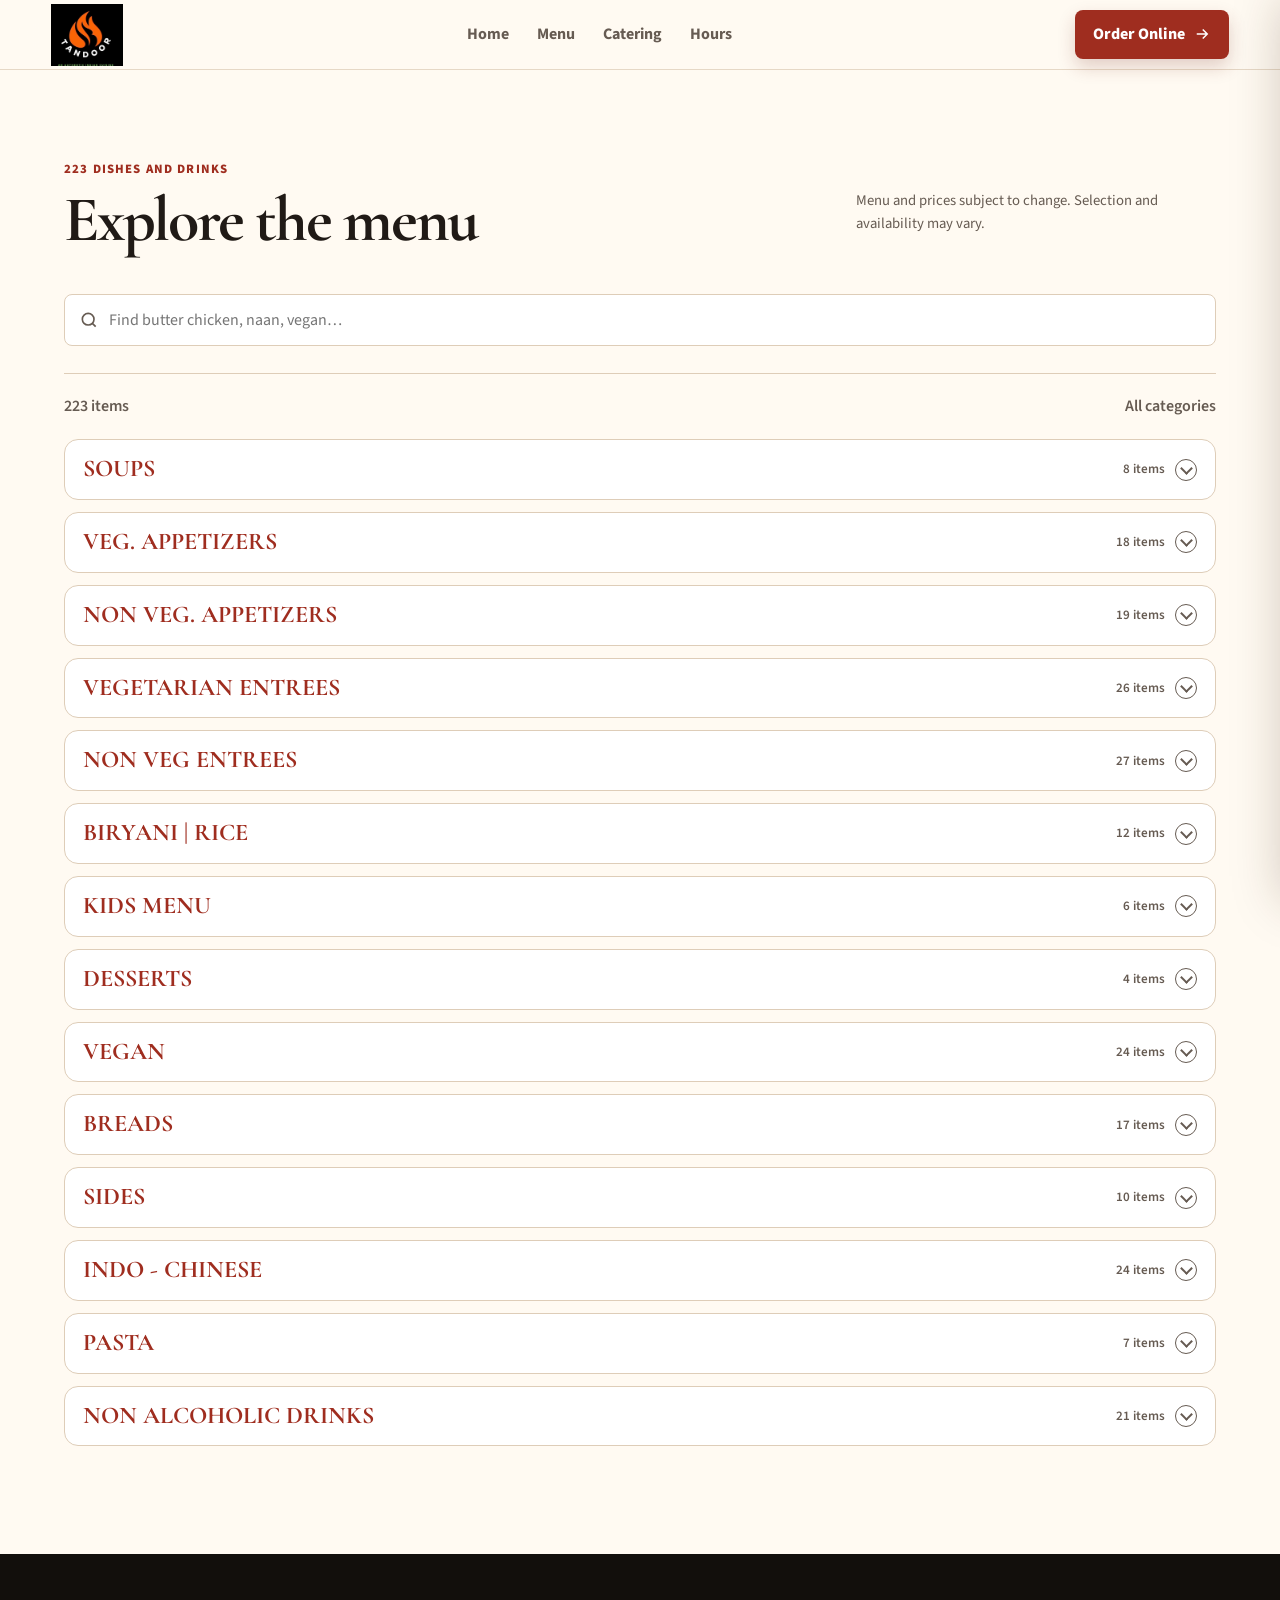
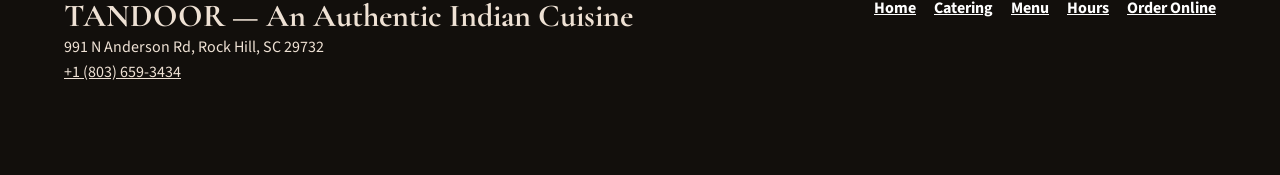
<file: menu.html>
<!doctype html>
<html lang="en">
<head>
  <meta charset="utf-8">
  <meta name="viewport" content="width=device-width, initial-scale=1, viewport-fit=cover">
  <meta name="color-scheme" content="light dark">
  <meta name="theme-color" content="#9f2d1f">
  <link rel="icon" href="data:,">
  <title>Menu | Tandoor Indian Cuisine</title>
  <link rel="preconnect" href="https://fonts.googleapis.com">
  <link rel="preconnect" href="https://fonts.gstatic.com" crossorigin>
  <link href="https://fonts.googleapis.com/css2?family=Cormorant+Garamond:wght@600;700&family=Source+Sans+3:wght@400;500;600;700&display=swap" rel="stylesheet">
  <link rel="stylesheet" href="style.css?v=20260927d">
  <link rel="stylesheet" href="order.css">
  <style>
    /* Category dropdowns: each menu category is a collapsible <details>. */
    #menuList .menu-category.cat-fold { padding: 0; border: 1px solid var(--line); border-radius: 14px; margin: 0 0 12px; overflow: hidden; background: var(--surface); }
    .cat-fold-head { display: flex; align-items: center; gap: 10px; padding: 15px 18px; cursor: pointer; list-style: none; }
    .cat-fold-head::-webkit-details-marker { display: none; }
    .cat-fold-title { flex: 1; font: 700 1.5rem/1.2 "Cormorant Garamond", serif; color: var(--red); }
    .cat-fold-count { font-size: .82rem; font-weight: 600; color: var(--muted); white-space: nowrap; }
    .cat-fold-chev { width: 22px; height: 22px; flex: none; border-radius: 50%; border: 1.5px solid var(--muted); position: relative; transition: transform .2s ease; }
    .cat-fold-chev::after { content: ""; position: absolute; left: 6px; top: 4px; width: 7px; height: 7px; border-right: 2px solid var(--muted); border-bottom: 2px solid var(--muted); transform: rotate(45deg); }
    details[open].cat-fold .cat-fold-chev { transform: rotate(180deg); }
    #menuList .cat-fold .dish-grid { padding: 4px 18px 18px; }
  </style>
</head>
<body>
<header class="topbar" aria-label="Primary navigation">
  <a class="header-logo" href="index.html" aria-label="Tandoor Indian Cuisine home"><img src="images/logo.jpg" alt="Tandoor Indian Cuisine logo" width="720" height="640"></a>
  <nav class="navlinks">
    <a href="index.html">Home</a><a href="menu.html">Menu</a><a href="catering.html">Catering</a><a href="index.html#visit">Hours</a>
  </nav>
  <a class="order-btn" href="#menu">Order Online <svg viewBox="0 0 24 24" fill="none" stroke="currentColor" stroke-width="2" aria-hidden="true"><path d="M5 12h14M13 6l6 6-6 6"/></svg></a>
</header>
<main id="main">
<section class="section menu-section" id="menu">
  <div class="container">
    <div class="menu-head"><div><div class="section-kicker">223 dishes and drinks</div><h2>Explore the menu</h2></div><p class="menu-source">Menu and prices subject to change. Selection and availability may vary.</p></div>
    <div class="menu-tools">
      <div class="search-wrap"><svg viewBox="0 0 24 24" fill="none" stroke="currentColor" stroke-width="2" aria-hidden="true"><circle cx="11" cy="11" r="7"/><path d="m20 20-4-4"/></svg><input id="dishSearch" type="search" placeholder="Find butter chicken, naan, vegan…" aria-label="Search menu"><button id="clearSearch" type="button" aria-label="Clear search">✕</button></div>
      <div class="category-chips" id="categoryChips" aria-label="Menu categories"></div>
    </div>
    <div class="result-meta"><span id="resultCount">223 items</span><span id="activeLabel">All categories</span></div>
    <div id="menuList"></div><div class="empty" id="emptyState"><h3>No dishes found</h3><p>Try another dish name or category.</p></div>
  </div>
</section>
</main>
<footer><div class="footer-inner"><div><div class="footer-name">TANDOOR &mdash; An Authentic Indian Cuisine</div><div>991 N Anderson Rd, Rock Hill, SC 29732</div><a href="tel:+18036593434">+1 (803) 659-3434</a></div><div class="footer-links"><a href="index.html">Home</a><a href="catering.html">Catering</a><a href="menu.html">Menu</a><a href="index.html#visit">Hours</a><a class="linklike" href="#menu">Order Online</a></div></div></footer>
<div class="mobile-order"><a class="order-btn" href="#menu">Start an Order <svg viewBox="0 0 24 24" fill="none" stroke="currentColor" stroke-width="2" aria-hidden="true"><path d="M5 12h14M13 6l6 6-6 6"/></svg></a></div>
<script>
const menu={"SOUPS":[{"name":"Tomato Soup","price":"$7.99","desc":"Creamy Red Comfort In A Bowl, Perfect For Chilli Days."},{"name":"Lentil Soup","price":"$6.99","desc":"A Flavorful Indian Comfort Food"},{"name":"Sweetcorn Soup (VEG.)","price":"$6.99","desc":"Creamy Corn & Spice Simmered In Indian Style."},{"name":"Monchow Soup","price":"$6.99","desc":"A Popular Indo - Chinese Soup"},{"name":"Chef Special Chicken Soup","price":"$8.99","desc":"Savory Chicken Simmered In Indian Spices."},{"name":"Chicken Monchow Soup","price":"$8.99","desc":"Tasty Lentil Soup, A Flavorful Indian Comfort Food"},{"name":"Chef Special Lamb Soup","price":"$8.99","desc":"Fragrant, Spiced, Hearty & Tangy Indian Soup."},{"name":"Sweetcorn Soup (CHICKEN)","price":"$7.99","desc":"Creamy Corn & Spice Simmered In Indian Style."}],"VEG. APPETIZERS":[{"name":"Samosa","price":"$8.99","desc":"Savory Fried Pastry Filled With Potato & Peas"},{"name":"Mixed Pakora","price":"$12.99","desc":"Crispy Fritters Made With Vegetables & Spices"},{"name":"Masala Papad (2)","price":"$6.99","desc":"Crunchy Papad Crisps With Spicy, Tangy Toppings"},{"name":"Chilli Paneer","price":"$15.99","desc":"Indian Cottage Cheese Stir-fried In A Spicy, Tangy Sauce Made With Spices, Soy Sauce, & Garlic"},{"name":"Samosa Chaat","price":"$11.99","desc":"Samosa Bathed In Creamy Yogurt & Tangy Chutneys"},{"name":"Onion Pakora","price":"$12.99","desc":"Crispy Onion fritters fried to golden perfection, packed with flavor."},{"name":"Gobi Manchurian","price":"$15.99","desc":"Cauliflower Florets Tossed In A Indo-chinese Sauce With Bursting Flavor"},{"name":"Papad","price":"$3.99","desc":""},{"name":"Soy Chaap Masala","price":"$15.99","desc":"Soy Chaap Cooked With Home Made Indo Chinese Sauce With Onions & Bell Peppers."},{"name":"Paneer Darbar","price":"$16.99","desc":"Spicy, Crunchy Bited Tossed In Flavored Indian Masala"},{"name":"Baby Corn Darbar","price":"$15.99","desc":"Spicy, Crunchy Bited Tossed In Flavored Indian Masala"},{"name":"Gobi 65","price":"$14.99","desc":"A Classic Flavorful South Indian Fry Tossed With Chillies & Herbs."},{"name":"Corn Patta Chaat","price":"$12.99","desc":"A quick, tangy Indian street style snack featuring corn & spice mix."},{"name":"Bombay Bhel","price":"$12.99","desc":""},{"name":"Pani Puri","price":"$12.99","desc":"Crispy, Hollow, Fried Dough Balls, Stuffed With Potatoes And flavored Water."},{"name":"Makhmali Paneer Angara","price":"$17.99","desc":"Soft Large Marinated Indian Cottage Cheese, Chared In Indian Clay Oven"},{"name":"Harabhara Paneer Kebab","price":"$17.99","desc":"Flavored Marinated Paneer, Served With Mint And Tamarind Chutney"},{"name":"Paneer Manchurian","price":"$15.99","desc":"Cottage Cheese Tossed In A Indo-chinese Sauce With Bursting Flavor"}],"NON VEG. APPETIZERS":[{"name":"Chicken Chukka","price":"$17.99","desc":"Traditional Dry Grilled Meat With Bold Masalas, Solid Flavors With Nuts"},{"name":"Chicken 65","price":"$15.99","desc":"A Classic Flavorful South Indian Fry Tossed With Chillies & Herbs."},{"name":"Chilli Chicken","price":"$15.99","desc":"Spicy Stir Fried With Peppers & Housemade Chille Sauce."},{"name":"Chicken Manchurian","price":"$15.99","desc":"Sweet & Spicy Indo-chinese Stir-fried Chicken"},{"name":"Fish Manchurian","price":"$15.99","desc":"Sweet & Spicy Indo-chinese Stir-fried Fish."},{"name":"Lamb Chukka","price":"$18.99","desc":"Traditional Dry Grilled Meat With Bold Masalas, Solid Flavors With Nuts"},{"name":"Goat Ghee Roast","price":"$18.99","desc":"Boldly Spiced & Ghee Roasted With Crushed Pepper & House Masala."},{"name":"Shrimp 65","price":"$15.99","desc":"A Classic Flavorful South Indian Fry Tossed With Chillies & Herbs."},{"name":"Chicken Darbar","price":"$16.99","desc":"Tender Meat, With aromatic Spices, A Light Delight."},{"name":"Chicken Lollipop","price":"$14.99","desc":"A Popular Indian Appetizer Frier In House Special Sauce."},{"name":"Chicken Tikka","price":"$17.99","desc":"Flavored Yogurt, Marinated Boneless Chicken, Charred In Indian Clay Oven"},{"name":"Malai Chicken (Mild)","price":"$17.99","desc":"MILD SPICE Creamy Yogurt Marinated Boneless Chicken Charred In Clay Oven Mild Spice"},{"name":"Haryali Chicken (MEDIUM)","price":"$17.99","desc":"Herb Infused Yogurt Marinated Boneless Chicken Medium Spice"},{"name":"Tandoori Chicken","price":"$17.99","desc":"A Chicken With Bone In Indian Masala Cooked In Clay Oven"},{"name":"Lamb Chops","price":"$25.99","desc":"Marinated Lamb Racks With Endless Flavored"},{"name":"Assorted Kebabas","price":"$20.99","desc":"Tandoori Chicken, Chicken Tikka, Malai Chicken, Hariyali Chicken"},{"name":"Tandoori Pompano","price":"$22.99","desc":"Whole Marinated Pompano, Charred In Clay Oven"},{"name":"Tandoori Chicken Full","price":"$29.99","desc":""},{"name":"Tandoori Wings","price":"$11.99","desc":"Juicy, Succulent Wings Marinated In Yogurt, Garlic, Ginger With Flavored Spices."}],"VEGETARIAN ENTREES":[{"name":"Paneer Butter Masala","price":"$18.99","desc":"Rich Buttery Tomato Based Curry."},{"name":"Paneer Tikka Masala","price":"$18.99","desc":"Creamy Tomato Onion Based Curry With Bell Peppers & Onions."},{"name":"Matar Paneer","price":"$17.99","desc":"Paneer & Peas In Traditional Gravy."},{"name":"Kadai Corn Mushroom","price":"$17.99","desc":"Creamy Corn & Spice Simmered In Indian Style."},{"name":"Malai Koftha","price":"$17.99","desc":"Veg Dumplings Tempered With Garlic, Cumin & Ghee."},{"name":"Navratan Korma","price":"$18.99","desc":"Traditional Korma Sauce Cooked With Different Types Of Vegetables."},{"name":"Dal Makhni","price":"$17.99","desc":"Mixed Lentils Tempered With Indian Spice With Buttery Finish."},{"name":"Amritsari Chole Masala","price":"$16.99","desc":"Flavored Creamy Buttery Curry In House Special Sauce."},{"name":"Bhindi Do Pyaza","price":"$17.99","desc":"Sauteed Okra Tossed With Onions With A Unique Set Of Spices."},{"name":"Aloo Gobi Masala","price":"$17.99","desc":"Potatoes & Cauliflower Curry In A Flavored Spices With Buttery Finish."},{"name":"Tofu Tikka Masala","price":"$17.99","desc":"Creamy Tomato Onion Based With Bell Peppers & Onion."},{"name":"Mushroom Tikka Masala","price":"$17.99","desc":"Creamy Tomato Onion Based With Mushrooms, Bell Peppers & Onion."},{"name":"Veg. Malabar","price":"$17.99","desc":"Creamy Unsweetned Milk Based Curry With Malabar Style Spice Mix."},{"name":"Dal Palak","price":"$16.99","desc":"Yellow Lentils Tempered With Garlic, Cumin With Spinach."},{"name":"Dal Tadka","price":"$17.99","desc":"Yellow Lentils Tempered With Garlic, Cumin With Ghee."},{"name":"Veg. Chettinad","price":"$17.99","desc":"Spicy Onion Based Traditional Indian Curry."},{"name":"Kaju Kasuri Methi","price":"$18.99","desc":"Aromatic Curry With Cashews, Dried Fenugreek With Masalas In Cashew Sauce."},{"name":"Palak Paneer","price":"$18.99","desc":"Spinach Curry With Soft Marinated Paneer End With Buttery Finish."},{"name":"Amritsari Paneer Bhurji","price":"$18.99","desc":"Shredded Paneer With Onion Tomato Gravy With House Sp Spices."},{"name":"Baingan Curry","price":"$17.99","desc":"Stuffed Eggplant In Rich & Aromatic Sauce."},{"name":"Paneer Methi Malai","price":"$18.99","desc":"Creamy Buttery With Fenugreek, Aromatic Curry."},{"name":"Veg. Jalfrezi","price":"$18.99","desc":"Stir Fried Curry With Veggies & Bold Masalas."},{"name":"Tofu Chole Curry","price":"$17.99","desc":"Flavored Curry With Chickpea & Tofu With Endless Flavors."},{"name":"Balti Paneer","price":"$19.99","desc":"A Chef Spe. Curry With House Sp Sauce With Indian Cottage Cheese (Paneer)."},{"name":"Sham Savera","price":"$18.99","desc":"A Unique Dish With Koftha & Spinach Sauce With Endless Flavors."},{"name":"Mushroom Butter Masala","price":"$18.99","desc":"Rich Buttery Tomato Based Curry With Lightly Marinated Mushrooms."}],"NON VEG ENTREES":[{"name":"Chicken Korma","price":"$18.99","desc":"Mild, creamy curry with a nutty touch."},{"name":"Butter Chicken","price":"$18.99","desc":"Rich, buttery creamy classic most famous Indian dish."},{"name":"Chicken Tikka Masala","price":"$19.99","desc":"Flavoured curry in a tomato - onion based with bell peppers and onions."},{"name":"Chicken Malabar","price":"$18.99","desc":"Creamy Unaweetened coconut milk based curry with Indian spices."},{"name":"Chicken RoganJosh","price":"$19.99","desc":"Spiced tomato curry with bold spices."},{"name":"Chicken Saagwala","price":"$19.99","desc":"Spinach curry made from in-house Spinach sauce with subtle spices."},{"name":"Chicken Vindalloo","price":"$19.99","desc":"Tangy Curry With Bold Heat & Rich Flavors."},{"name":"Kadai Chicken","price":"$20.99","desc":"Wok Tossed Curry With Crushed Spices With Onion & Bell Peppers."},{"name":"Lamb Saagwala","price":"$20.99","desc":"Spinach Curry With Boneless Lamb With Endless Flavors."},{"name":"Lamb RoganJosh","price":"$19.99","desc":"Spiced Tomato Curry With Bold Spices & Unique Flavors."},{"name":"Lamb Vindalloo","price":"$20.99","desc":"Tangy Curry With Bold Masalas With Rich Flavors."},{"name":"Lamb Jalfrezi","price":"$19.99","desc":"Stir-fried Curry With Veggies & Bold Masalas."},{"name":"Lamb Tikka Masala","price":"$20.99","desc":"Flavored Curry In A Tomato Onion Based Sauce With Bell Peppers & Onion."},{"name":"Shrimp Korma","price":"$19.99","desc":"Mild, Creamy Curry With A Endless Flavors."},{"name":"Goat Curry","price":"$20.99","desc":"Rich Onion Tomato Based Curry With A Buttery Finish."},{"name":"Goat Saagwala","price":"$20.99","desc":"Spinach Curry With Subtle Spices."},{"name":"Methi Malai Chicken","price":"$20.99","desc":"Chicken Curry With Dry Fenugreek, Rich & Aromatic Flavors."},{"name":"Mango Chicken Curry","price":"$19.99","desc":"A Unique House Special Dish With Mild Spices & Hint Of Mango."},{"name":"Chicken Chettinad","price":"$19.99","desc":"Spicy Onion Based Traditional Indian Curry."},{"name":"Achari Chicken Curry","price":"$19.99","desc":"Bold & Aromatic Flavors With Unique Set Of House Ground Spices."},{"name":"The Sweet Cashew Chicken Curry","price":"$21.99","desc":"Perfect For Sweet Lovers, Cashew & Chicken In Cashew Sauce With The Hint Of Sweetness."},{"name":"Lamb Chettinad","price":"$20.99","desc":"Spicy Traditional Onion Sauce Based Curry With House Ground Spices."},{"name":"Lamb Gongura","price":"$20.99","desc":"Spicy Gongura Leaf Curry With Bold & Endless Flavors."},{"name":"Lamb Korma","price":"$20.99","desc":"Mild Creamy Curry With Boneless Lamb."},{"name":"Fish Malabar","price":"$18.99","desc":"Creamy Unsweetened Coconut Milk Based Curry With Unique Indian Spice Mix."},{"name":"Chicken Gongura","price":"$19.99","desc":"Spicy Gongura Leaf Curry With Bold & Endless Flavors."},{"name":"Chef Special Chicken Curry","price":"$19.99","desc":"Tender Chicken Cooked In Rich, Creamy House Style Curry."}],"BIRYANI | RICE":[{"name":"Plain Rice","price":"$4.99","desc":""},{"name":"Jeera Rice","price":"$7.99","desc":"Basmati Rice With Ghee & Cumin Seeds Tadka."},{"name":"Ghee Rice","price":"$7.99","desc":""},{"name":"Masala Rice","price":"$7.99","desc":"Flavoured Rice, Perfect Recepie To Enhance Flavors To Any Curry."},{"name":"Family Pack Biryani","price":"from $35.00","desc":"Large Biryani, Small Appetizer, Raita, Salan"},{"name":"Veg. Biryani","price":"$16.99","desc":"A flavorful rice dish with saffron and House sp. Spice mix."},{"name":"Paneer Biryani","price":"$17.99","desc":"A flavorful rice dish with saffron and House sp. Spice mix."},{"name":"Vijaywada Boneless Chicken Biryani","price":"$17.99","desc":"A flavorful rice dish with saffron and House sp. Spice mix."},{"name":"Chicken Biryani with bone","price":"$18.99","desc":"A flavorful rice dish with saffron and House sp. Spice mix."},{"name":"Lamb Biryani","price":"$19.99","desc":"A flavorful rice dish with saffron and House sp. Spice mix."},{"name":"Goat Biryani","price":"$19.99","desc":"A flavorful rice dish with saffron and House sp. Spice mix."},{"name":"Chicken Tikka Biryani","price":"$19.99","desc":"A flavorful rice dish with saffron and House sp. Spice mix."}],"KIDS MENU":[{"name":"Chicken Nuggets & Fries","price":"$6.99","desc":""},{"name":"Mozzarella Sticks & Fries","price":"$6.99","desc":""},{"name":"French Fries","price":"$6.99","desc":""},{"name":"Plain Warm Milk","price":"$2.99","desc":""},{"name":"Jr. Butter Chicken","price":"$10.99","desc":""},{"name":"Jr. Paneer Butter Masala","price":"$10.99","desc":""}],"DESSERTS":[{"name":"Gulab Jamun","price":"$5.99","desc":""},{"name":"Rasmalai","price":"$5.99","desc":""},{"name":"Carrot Halwa","price":"$6.99","desc":""},{"name":"Mung Daal Halwo","price":"$5.99","desc":""}],"VEGAN":[{"name":"Vegan Lentil Soup","price":"$6.99","desc":"Tasty lentil soup. A flavorful Indian comfort food."},{"name":"Vegan Sweetcorn Soup","price":"$6.99","desc":"Creamy corn & spice simmered in Indian style."},{"name":"Vegan Samosa","price":"$8.99","desc":"Savory fried pastry with mildly flavored spiced potato & peas filling."},{"name":"Vegan Panipuri","price":"$12.99","desc":"Crispy, hollow, fried dough balls with mildly spiced potato & flavored water."},{"name":"Vegan Samosa Chaat","price":"$11.99","desc":"Chopped Samosa, Topped With Chole, Mint - Tamarind Sauce & Sev."},{"name":"Vegan Bombay Bhel","price":"$12.99","desc":"Crunchy, Flavoured Most Popular Indian Street Snack."},{"name":"Vegan Corn Patta Chaat","price":"$12.99","desc":"A Quick, Tangy Indian Street Style Snack Featuring Corn & Spices."},{"name":"Vegan Onion Pakora","price":"$12.99","desc":"Crispy Fritters Fried To Golden Perfection, Packed With Flavor."},{"name":"Vegan Mixed Pakora","price":"$12.99","desc":"Crispy Fritters Fried To Golden Perfection, Packed With Flavor."},{"name":"Vegan Papad","price":"$3.99","desc":"A Thin, Crispy & Spiced Indian Wafer Made From Lentils."},{"name":"Vegan Masala Papad","price":"$6.99","desc":"Papad With Simple Onion, Tomato, Cilantro & Chaat Masala."},{"name":"Vegan Kadai Corn Mushroom","price":"$18.99","desc":"Creamy Corn & Spice Simmered In Indian Style Served With Rice."},{"name":"Vegan Baingan Curry","price":"$18.99","desc":"Stuffed Eggplant In Rich & Aromatic Sauce Served With Rice."},{"name":"Vegan Veg Jalfrezi","price":"$19.99","desc":"Stir Fried Curry With Veggies In Aromatic Sauce Served With Rice."},{"name":"Vegan Amritsari Chole Masala","price":"$16.99","desc":"Flavored, Creamy Curry In A House Special Sauce Served With Rice."},{"name":"Vegan Bhindi Do Pyaza","price":"$18.99","desc":"Sauteed Okra Tossed With Onion With A Unique Set Of Spices Served With Rice."},{"name":"Vegan Aloo Gobi Masala","price":"$17.99","desc":"Potatoes & Cauliflower curry in a flavored spice mix served with Rice."},{"name":"Vegan Tofu Tikka Masala","price":"$17.99","desc":"Creamy tomato - onion based with bell peppers and onions served with Rice."},{"name":"Vegan Mushroom Tikka Masala","price":"$17.99","desc":"Creamy tomato - onion based with bell peppers and onions served with Rice."},{"name":"Vegan Veg. Malabar","price":"$17.99","desc":"Unsweetened coconut milk based creamy, flavored, veg curry served with Rice."},{"name":"Vegan Dal Palak","price":"$16.99","desc":"Yellow lentils tempered with garlic, cumin, spinach served with Rice."},{"name":"Vegan Dal Tadka","price":"$17.99","desc":"Yellow lentils tempered with garlic, cumin served with Rice."},{"name":"Vegan Veg Chettinad","price":"$17.99","desc":"Spicy onion based traditional Indian curry served with Rice."},{"name":"Vegan Plain Roti","price":"$4.49","desc":""}],"BREADS":[{"name":"Onion Kulcha","price":"$5.99","desc":""},{"name":"Malabar Paratha (2Pc)","price":"$6.99","desc":""},{"name":"Haryali Naan (Mint - Cilantro)","price":"$4.49","desc":"Mint Cilantro Naan"},{"name":"Plain Naan (NO BUTTER)","price":"$3.99","desc":""},{"name":"Butter Naan","price":"$4.99","desc":""},{"name":"Garlic Butter Naan","price":"$5.49","desc":""},{"name":"Chilli Garlic Naan","price":"$6.49","desc":""},{"name":"Cheese Naan","price":"$6.99","desc":""},{"name":"Bullet Naan (CHILLI)","price":"$5.99","desc":""},{"name":"Chilli Cheese Naan","price":"$6.99","desc":""},{"name":"Masala Naan","price":"$4.99","desc":""},{"name":"Chilli Cheese Garlic Naan","price":"$6.99","desc":""},{"name":"Peshwari Naan","price":"$6.99","desc":"Kashmiri naan with Nuts & raisin."},{"name":"Assorted Bread Basket Naan","price":"$14.99","desc":"Butter Naan, Garlic Naan & Onion Kulcha."},{"name":"Plain Roti (NO BUTTER)","price":"$4.49","desc":""},{"name":"Butter Roti Tandoori","price":"$4.99","desc":""},{"name":"Cheese Garlic Naan","price":"$6.99","desc":""}],"SIDES":[{"name":"Papad","price":"$3.99","desc":""},{"name":"Raita","price":"$2.99","desc":""},{"name":"Onion, Lemon, Chilli","price":"$2.99","desc":""},{"name":"Tikka Sauce","price":"$4.99","desc":""},{"name":"Malai Sauce","price":"$4.99","desc":""},{"name":"Masala Papad","price":"$6.99","desc":""},{"name":"Pickle","price":"$1.99","desc":""},{"name":"Mango Chutney","price":"$1.99","desc":""},{"name":"Mint Chutney","price":"$2.99","desc":""},{"name":"Tamarind Chutney","price":"$2.99","desc":""}],"INDO - CHINESE":[{"name":"Monchow Soup","price":"$6.99","desc":"A Popular Indo - Chinese Soup"},{"name":"Chicken Monchow Soup","price":"$8.99","desc":"Tasty Lentil Soup, A Flavorful Indian Comfort Food"},{"name":"Chicken Manchurian","price":"$15.99","desc":"Sweet & Spicy Indo-chinese Stir-fried Chicken"},{"name":"Fish Manchurian","price":"$15.99","desc":"Sweet & Spicy Indo-chinese Stir-fried Fish."},{"name":"Gobi Manchurian","price":"$15.99","desc":"Cauliflower Florets Tossed In A Indo-chinese Sauce With Bursting Flavor"},{"name":"Paneer Manchurian","price":"$15.99","desc":"Cottage Cheese Tossed In A Indo-chinese Sauce With Bursting Flavor"},{"name":"Veg. Fried Rice","price":"$16.99","desc":"Stri fried rice tossed with fresh veggies, soy sauce and dry roasted, grinded spices."},{"name":"Paneer Fried Rice","price":"$16.99","desc":"Stir fried rice with fresh veggies and paneer with dry roasted and grinded spices."},{"name":"Chicken Fried Rice","price":"$17.99","desc":"Stir-fried rice tossed with veggies, meat, soy sauce and house grinded spice mix."},{"name":"Shrimp Fried Rice","price":"$17.99","desc":"Stir-fried rice tossed with veggies, meat, soy sauce and house grinded spice mix."},{"name":"Street Style Veg. Fried Rice","price":"$17.99","desc":"Stir-fried rice tossed with veggies, soy sauce and house grinded spice mix."},{"name":"Street Style Paneer Fried Rice","price":"$17.99","desc":"Stir-fried rice tossed with veggies, paneer, soy sauce and house grinded spice mix."},{"name":"Street style Chicken Fried Rice","price":"$18.99","desc":"Stir-fried rice tossed with veggies, meat, soy sauce and house grinded spice mix."},{"name":"Street style Shrimp Fried Rice","price":"$18.99","desc":"Stir-fried rice tossed with veggies, meat, soy sauce and house grinded spice mix."},{"name":"Hakka Noodles VEG","price":"$15.99","desc":"Stir-fried noodles tossed with veggies, soy sauce and house grinded spice mix."},{"name":"Hakka Noodles Paneer","price":"$15.99","desc":"Stir-fried noodles tossed with veggies, paneer, soy sauce and house grinded spice mix."},{"name":"Hakka Noodles Chicken","price":"$16.99","desc":"Stir-fried noodles tossed with veggies, meat, soy sauce and house grinded spice mix."},{"name":"Hakka Noodles Shrimp","price":"$16.99","desc":"Stir-fried noodles tossed with veggies, meat, soy sauce and house grinded spice mix."},{"name":"Street Style Hakka Noodles VEG","price":"$16.99","desc":"Stir-fried noodles tossed with veggies, soy sauce and house grinded spice mix."},{"name":"Street Style Hakka Noodles PANEER","price":"$16.99","desc":"Stir-fried noodles tossed with veggies, paneer, soy sauce and house grinded spice mix."},{"name":"Street Style Hakka Noodles Chicken","price":"$17.99","desc":"Stir-fried noodles tossed with veggies, meat, soy sauce and house grinded spice mix."},{"name":"Street Style Hakka Noodles Shrimp","price":"$17.99","desc":"Stir-fried noodles tossed with veggies, meat, soy sauce and house grinded spice mix."},{"name":"Family Pack Hakka Noodles (58 Oz)","price":"from $28.00","desc":""},{"name":"Family Pack Fried Rice (58 Oz)","price":"from $28.00","desc":""}],"PASTA":[{"name":"Veg. Tikka Pasta","price":"$15.99","desc":""},{"name":"Paneer Tikka Pasta","price":"$15.99","desc":""},{"name":"Chef. Sp Veg Pasta","price":"$16.99","desc":""},{"name":"Chef Sp. Paneer Pasta","price":"$16.99","desc":""},{"name":"Butter Chicken Pasta","price":"$16.99","desc":""},{"name":"Chicken Tikka Pasta","price":"$16.99","desc":""},{"name":"Chef Sp. Chicken Pasta","price":"$17.99","desc":""}],"NON ALCOHOLIC DRINKS":[{"name":"Water","price":"$0.50","desc":""},{"name":"Mango Lassi","price":"$5.49","desc":""},{"name":"Buttermilk MASALA","price":"$4.99","desc":""},{"name":"Rosemilk","price":"$4.99","desc":""},{"name":"Redbull 12oz","price":"$3.99","desc":""},{"name":"Ginger Masala Tea","price":"$4.99","desc":""},{"name":"Madras Hot Coffee","price":"$4.99","desc":""},{"name":"Fiji Water 500 Ml","price":"$3.99","desc":""},{"name":"Fiji Water 1L","price":"$5.99","desc":""},{"name":"Sweet Tea With Lemon","price":"$2.99","desc":""},{"name":"Fountain Drink","price":"$3.00","desc":""},{"name":"Unsweet Tea","price":"$2.99","desc":""},{"name":"Half & Half Tea","price":"$2.99","desc":""},{"name":"Frootie","price":"$3.00","desc":""},{"name":"Lemonade","price":"$2.99","desc":""},{"name":"Spellegrino Sparkling Water","price":"$3.99","desc":""},{"name":"Orange Juice","price":"$3.00","desc":""},{"name":"Corona Non Alcoholic","price":"$5.00","desc":""},{"name":"Can Soda","price":"$3.00","desc":""},{"name":"Rupee NON ALC","price":"$6.00","desc":""},{"name":"Bottle Water","price":"$2.49","desc":""}]};
const chips=document.getElementById('categoryChips'),list=document.getElementById('menuList'),search=document.getElementById('dishSearch'),clear=document.getElementById('clearSearch'),count=document.getElementById('resultCount'),activeLabel=document.getElementById('activeLabel'),empty=document.getElementById('emptyState');
let active='All';
function makeChip(label){const b=document.createElement('button');b.className='chip'+(label===active?' active':'');b.type='button';b.textContent=label;b.setAttribute('aria-pressed',label===active);b.addEventListener('click',()=>{active=label;document.querySelectorAll('.chip').forEach(x=>{const on=x.textContent===active;x.classList.toggle('active',on);x.setAttribute('aria-pressed',on)});render()});return b}
chips.style.display='none';
function render(){const q=search.value.trim().toLowerCase();let shown=0;list.innerHTML='';Object.entries(menu).forEach(([cat,items])=>{if(active!=='All'&&cat!==active)return;const filtered=items.filter(i=>(i.name+' '+i.desc).toLowerCase().includes(q));if(!filtered.length)return;shown+=filtered.length;const section=document.createElement('details');section.className='menu-category cat-fold';section.setAttribute('name','catmenu');const h=document.createElement('summary');h.className='cat-fold-head';const titleSpan=document.createElement('span');titleSpan.className='cat-fold-title';titleSpan.textContent=cat;const countSpan=document.createElement('span');countSpan.className='cat-fold-count';const chevSpan=document.createElement('span');chevSpan.className='cat-fold-chev';chevSpan.setAttribute('aria-hidden','true');h.append(titleSpan,countSpan,chevSpan);section.append(h);const grid=document.createElement('div');grid.className='dish-grid';filtered.forEach(i=>{const d=document.createElement('article');d.className='dish';const n=document.createElement('div');n.className='dish-name';n.textContent=i.name;const p=document.createElement('div');p.className='dish-price';p.textContent=i.price;d.append(n,p);if(/^(from )?\$/.test(i.price)&&window.TandoorCart){const ab=document.createElement('button');ab.type='button';ab.className='add-btn';ab.textContent='Add';ab.setAttribute('aria-label','Add '+i.name+' to your order');ab.addEventListener('click',()=>window.TandoorCart.add(i.name));d.append(ab);}if(i.desc){const desc=document.createElement('div');desc.className='dish-desc';desc.textContent=i.desc;d.append(desc)}grid.append(d)});countSpan.textContent=filtered.length+(filtered.length===1?' item':' items');section.append(grid);list.append(section)});count.textContent=shown+' '+(shown===1?'item':'items');activeLabel.textContent=active==='All'?'All categories':active;empty.style.display=shown?'none':'block';clear.style.display=q?'block':'none'}
search.addEventListener('input',render);clear.addEventListener('click',()=>{search.value='';search.focus();render()});render();


</script>
<script src="https://checkout.clover.com/sdk.js"></script>
<script src="https://js.stripe.com/v3/"></script>
<script src="order.js?v=stripe1"></script>

</body></html>
</file>
<file: style.css>
:root{
      color-scheme:light dark;
      --bg:#fffaf2;--surface:#fff;--surface-2:#f5ead9;--ink:#201a16;--muted:#665b52;
      --red:#9f2d1f;--red-dark:#7b2117;--gold:#d59b2a;--line:#decdb8;--dark:#1d1713;
      --hero-scrim:linear-gradient(90deg,rgba(12,15,15,.92) 0%,rgba(12,15,15,.68) 39%,rgba(12,15,15,.08) 76%);
      --shadow:0 18px 48px rgba(61,35,16,.12);
    }
    @media(prefers-color-scheme:dark){:root{--bg:#15110e;--surface:#211a16;--surface-2:#2b2119;--ink:#fff5e9;--muted:#cbbdaf;--red:#e15b48;--red-dark:#bd4434;--gold:#efb94f;--line:#4c3b2e;--dark:#0d0b09;--shadow:0 18px 48px rgba(0,0,0,.28)}}
    *{box-sizing:border-box}html{scroll-behavior:smooth;scroll-padding-top:84px}body{margin:0;background:var(--bg);color:var(--ink);font:16px/1.55 "Source Sans 3",sans-serif}body.no-scroll{overflow:hidden}a{color:inherit}img{display:block;max-width:100%}button,input{font:inherit}
    .skip{position:fixed;left:12px;top:-60px;z-index:100;background:var(--surface);padding:10px 14px}.skip:focus{top:12px}
    .topbar{position:sticky;top:0;z-index:50;height:70px;display:flex;align-items:center;justify-content:space-between;padding:0 clamp(18px,4vw,64px);background:color-mix(in srgb,var(--bg) 92%,transparent);border-bottom:1px solid color-mix(in srgb,var(--line) 74%,transparent);backdrop-filter:blur(16px)}
    .header-logo{display:block;width:72px;height:62px;overflow:hidden;flex:0 0 auto;background:#000}
    .header-logo img{width:100%;height:100%;object-fit:cover}
    .navlinks{display:flex;gap:28px;align-items:center}.navlinks a{text-decoration:none;font-weight:700;color:var(--muted)}.navlinks a:hover{color:var(--red)}
    .order-btn{display:inline-flex;align-items:center;justify-content:center;gap:8px;background:var(--red);color:#fff;text-decoration:none;font-weight:800;padding:12px 18px;border-radius:8px;box-shadow:0 8px 18px rgba(111,28,20,.2)}.order-btn:hover{background:var(--red-dark)}.order-btn svg{width:18px;height:18px}
    .hero{position:relative;min-height:calc(92vh - 70px);isolation:isolate;display:grid;align-items:center;background:#101617 url("images/hero.jpg") center/cover no-repeat;color:#fff;overflow:hidden}.hero:before{content:"";position:absolute;inset:0;background:var(--hero-scrim);z-index:-1}.hero-inner{width:min(1180px,100%);margin:auto;padding:70px clamp(22px,6vw,86px) 84px}.eyebrow{display:flex;align-items:center;gap:12px;font-weight:800;color:#f6c660;letter-spacing:.12em;text-transform:uppercase;font-size:.82rem}.eyebrow:before{content:"";width:34px;height:2px;background:currentColor}.hero h1{font:700 clamp(3.7rem,8vw,7.3rem)/.82 "Cormorant Garamond",serif;letter-spacing:-.045em;margin:20px 0 24px;max-width:670px}.hero p{font-size:clamp(1.08rem,2vw,1.32rem);max-width:550px;color:#f0e7dd;margin:0 0 30px}.hero-actions{display:flex;gap:12px;flex-wrap:wrap}.hero .order-btn{font-size:1.08rem;padding:15px 22px}.ghost-btn{display:inline-flex;align-items:center;justify-content:center;color:#fff;border:1px solid rgba(255,255,255,.55);padding:14px 22px;border-radius:8px;text-decoration:none;font-weight:800;background:rgba(0,0,0,.16)}.hero-note{margin-top:16px!important;font-size:.9rem!important;color:#d7cbc0!important}
    .section{padding:96px clamp(20px,5vw,72px)}.container{max-width:1180px;margin:auto}.section-kicker{font-weight:800;color:var(--red);letter-spacing:.09em;text-transform:uppercase;font-size:.8rem}.section h2{font:700 clamp(2.65rem,5vw,4.8rem)/.95 "Cormorant Garamond",serif;letter-spacing:-.035em;margin:10px 0 18px}.lead{font-size:1.15rem;color:var(--muted);max-width:620px}
    .buffet{display:grid;grid-template-columns:1.08fr .92fr;gap:clamp(32px,6vw,86px);align-items:center}.buffet-photo{position:relative}.buffet-photo img{width:100%;aspect-ratio:4/3;object-fit:cover;border-radius:6px;box-shadow:var(--shadow)}.buffet-photo:after{content:"Lunch, your way";position:absolute;right:-18px;bottom:22px;background:var(--gold);color:#251a0a;padding:13px 18px;font-weight:900;transform:rotate(-2deg)}.call-link{display:inline-flex;margin-top:18px;color:var(--red);font-weight:800;text-decoration-thickness:2px;text-underline-offset:4px;font-size:1.08rem}
    .craft{background:var(--dark);color:#fff;padding:0}.craft-grid{display:grid;grid-template-columns:1fr 1fr;min-height:560px}.craft-image img{height:100%;width:100%;object-fit:cover}.craft-copy{padding:clamp(48px,7vw,100px);display:flex;flex-direction:column;justify-content:center}.craft-copy .section-kicker{color:#f1ba50}.craft-copy h2{font:700 clamp(2.7rem,5vw,4.6rem)/.96 "Cormorant Garamond",serif;margin:12px 0 22px}.craft-copy p{color:#dfd4c9;font-size:1.1rem}.price-row{border-top:1px solid #4c4037;padding:14px 0;display:flex;justify-content:space-between;gap:20px}.price-row strong{font-weight:700}.price-row span{color:#f1ba50;font-weight:800}
    .menu-section{padding-top:90px}.menu-head{display:flex;align-items:end;justify-content:space-between;gap:28px;margin-bottom:28px}.menu-head h2{margin-bottom:0}.menu-source{font-size:.92rem;color:var(--muted);max-width:360px}.menu-source a{color:var(--red);font-weight:700}.menu-tools{position:sticky;top:70px;z-index:30;padding:15px 0 14px;background:var(--bg);border-bottom:1px solid var(--line)}.search-wrap{position:relative;margin-bottom:13px}.search-wrap svg{position:absolute;left:15px;top:50%;transform:translateY(-50%);width:20px;color:var(--muted)}#dishSearch{width:100%;background:var(--surface);border:1px solid var(--line);color:var(--ink);border-radius:8px;padding:13px 44px;font-size:1rem;outline:none}#dishSearch:focus{border-color:var(--red);box-shadow:0 0 0 3px color-mix(in srgb,var(--red) 16%,transparent)}#clearSearch{position:absolute;right:8px;top:50%;transform:translateY(-50%);background:none;border:0;color:var(--muted);padding:8px;cursor:pointer;display:none}.category-chips{display:flex;flex-wrap:wrap;gap:8px}.chip{border:1px solid var(--line);background:var(--surface);color:var(--ink);border-radius:999px;padding:8px 12px;font-size:.88rem;font-weight:700;cursor:pointer}.chip.active{background:var(--ink);color:var(--bg);border-color:var(--ink)}
    .result-meta{display:flex;justify-content:space-between;gap:12px;padding:20px 0;color:var(--muted);font-weight:600}.menu-category{padding:34px 0 20px;border-bottom:1px solid var(--line)}.menu-category h3{font:700 2.35rem/1 "Cormorant Garamond",serif;margin:0 0 20px;color:var(--red)}.dish-grid{display:grid;grid-template-columns:repeat(2,minmax(0,1fr));column-gap:52px}.dish{display:grid;grid-template-columns:minmax(0,1fr) auto;gap:4px 18px;padding:15px 0;border-top:1px dotted color-mix(in srgb,var(--line) 88%,transparent)}.dish:nth-child(-n+2){border-top:0}.dish-name{font-size:1.06rem;font-weight:800}.dish-price{font-weight:800;color:var(--red);white-space:nowrap}.dish-desc{grid-column:1/-1;color:var(--muted);font-size:.93rem;line-height:1.4}.empty{display:none;text-align:center;padding:70px 20px;color:var(--muted)}
    .visit{padding-top:76px}.visit-card{display:grid;grid-template-columns:1fr 1fr;background:var(--red);color:#fff}.visit-copy{padding:clamp(38px,6vw,78px)}.visit-copy h2{margin-top:0}.visit-copy address{font-style:normal;font-size:1.12rem}.hours{margin:25px 0 28px;display:grid;gap:8px}.hours-row{display:flex;justify-content:space-between;gap:20px;padding-bottom:8px;border-bottom:1px solid rgba(255,255,255,.23)}.visit-image img{width:100%;height:100%;object-fit:cover}.visit-card .order-btn{background:#fff;color:var(--red)}.visit-card .order-btn:hover{background:#fff3e4}
    footer{background:#120f0c;color:#eee1d4;padding:42px clamp(20px,5vw,72px) 90px}.footer-inner{max-width:1180px;margin:auto;display:grid;grid-template-columns:1.25fr .75fr;gap:40px}.footer-name{font:700 2rem "Cormorant Garamond",serif}.footer-links{display:flex;gap:18px;flex-wrap:wrap;align-content:start;justify-content:flex-end}.footer-links a{color:#fff;font-weight:700}.legal{grid-column:1/-1;color:#ad9f93;font-size:.85rem;border-top:1px solid #3a3029;padding-top:22px}.legal a{color:#e7c889}
    .mobile-order{display:none;position:fixed;left:12px;right:12px;bottom:calc(12px + env(safe-area-inset-bottom));z-index:60}.mobile-order .order-btn{width:100%;box-shadow:0 10px 34px rgba(0,0,0,.28)}
    @media(max-width:760px){
      .topbar{height:auto;min-height:60px;padding:8px 12px;flex-wrap:wrap;gap:8px 12px}.header-logo{width:54px;height:48px}.navlinks{display:flex;gap:14px;margin-left:2px}.navlinks a{font-size:.85rem;white-space:nowrap}.topbar .order-btn{display:inline-flex;padding:8px 12px;font-size:.8rem;margin-left:auto;box-shadow:none}.topbar .order-btn svg{width:14px;height:14px}
      html{scroll-padding-top:130px}.hero{min-height:690px;background-position:center top;background-size:100% auto}.hero:before{background:linear-gradient(0deg,rgba(10,12,12,.96) 0%,rgba(10,12,12,.82) 45%,rgba(10,12,12,.04) 76%)}.hero-inner{align-self:end;padding:170px 22px 56px}.hero h1{font-size:clamp(3.7rem,18vw,5.4rem);max-width:430px}.hero p{max-width:430px}.section{padding:72px 20px}.buffet,.craft-grid,.visit-card{grid-template-columns:1fr}.buffet-photo{order:-1}.buffet-photo img{aspect-ratio:auto;height:auto;object-fit:contain}.buffet-photo:after{right:10px}.craft-image{height:390px}.craft-copy{padding:54px 22px}.menu-section{padding-left:16px;padding-right:16px}.menu-head{align-items:start;flex-direction:column}.menu-tools{top:62px;padding-top:10px}.category-chips{gap:6px}.chip{font-size:.82rem;padding:7px 10px}.dish-grid{grid-template-columns:1fr}.dish:nth-child(2){border-top:1px dotted var(--line)}.menu-category h3{font-size:2rem}.visit{padding-left:0;padding-right:0;padding-bottom:0}.visit-image{height:320px}.footer-inner{grid-template-columns:1fr}.footer-links{justify-content:flex-start}.legal{grid-column:auto}.mobile-order{display:block}footer{padding-bottom:105px}
    }
    @media(prefers-reduced-motion:reduce){html{scroll-behavior:auto}}
  .infobar{background:#0b0b0c;border-bottom:1px solid var(--line);color:var(--muted);font-size:.82rem;text-align:center;padding:9px 14px;line-height:1.6}.infobar strong{color:var(--gold);font-weight:700;letter-spacing:.05em;white-space:nowrap}.infobar a{color:var(--ink);font-weight:700;text-decoration:none;white-space:nowrap}.infobar .dot{margin:0 10px;color:var(--gold)}button.order-btn{border:0;cursor:pointer;font:inherit}
.linklike{background:none;border:0;padding:0;cursor:pointer;font:inherit;color:inherit;text-decoration:underline}
/* catering inquiry form */
.inquiry{max-width:700px;margin:28px auto 0}
#cateringForm .hp{position:absolute!important;left:-9999px;top:auto;width:1px;height:1px;overflow:hidden}
.form-grid{display:grid;grid-template-columns:1fr 1fr;gap:14px;margin:16px 0}
.form-grid>label{display:flex;flex-direction:column;gap:6px;font-weight:600}
#cateringForm .full{display:flex;flex-direction:column;gap:6px;font-weight:600;margin:0 0 18px}
#cateringForm input,#cateringForm select,#cateringForm textarea{width:100%;padding:12px 14px;border-radius:10px;border:1px solid var(--line);background:var(--dark);color:var(--ink);font-weight:400}
#cateringForm input:focus,#cateringForm select:focus,#cateringForm textarea:focus{outline:none;border-color:var(--red)}
#cateringForm textarea{resize:vertical;min-height:110px}
#cateringForm .form-note{margin:12px 0 0;color:var(--muted);font-size:.9rem}
.form-success{border:1px solid var(--line);background:var(--surface);border-radius:14px;padding:22px}
@media(max-width:640px){.form-grid{grid-template-columns:1fr}.inquiry{margin-top:18px}}
</file>
<file: order.css>
/* Tandoor on-site ordering: cart drawer + checkout. Matches site tokens. */
#t-cart-btn{position:fixed;right:16px;bottom:96px;z-index:1200;display:flex;align-items:center;gap:8px;
  background:var(--red);color:#fff;border:0;border-radius:999px;padding:13px 18px;font-size:1rem;font-weight:800;
  font-family:inherit;cursor:pointer;box-shadow:0 10px 28px rgba(159,45,31,.35)}
#t-cart-btn .t-count{background:#fff;color:var(--red);border-radius:999px;min-width:24px;height:24px;
  display:inline-flex;align-items:center;justify-content:center;font-size:.85rem;padding:0 6px}
#t-cart-btn.hidden{display:none}
@media(min-width:761px){#t-cart-btn{bottom:28px;right:28px}}
#t-scrim{position:fixed;inset:0;background:rgba(20,14,10,.55);z-index:1290;opacity:0;pointer-events:none;transition:opacity .25s}
#t-scrim.open{opacity:1;pointer-events:auto}
#t-drawer{position:fixed;top:0;right:0;bottom:0;width:min(430px,100%);z-index:1300;background:var(--bg);
  transform:translateX(105%);transition:transform .28s ease;display:flex;flex-direction:column;
  box-shadow:-18px 0 48px rgba(61,35,16,.25)}
#t-drawer.open{transform:none}
.t-d-head{display:flex;align-items:center;justify-content:space-between;padding:16px 18px;border-bottom:1px solid var(--line)}
.t-d-head h2{margin:0;font-size:1.25rem;color:var(--ink)}
.t-d-close{background:none;border:0;font-size:1.6rem;line-height:1;cursor:pointer;color:var(--muted);padding:4px 8px}
.t-d-body{flex:1;overflow-y:auto;padding:16px 18px}
.t-d-foot{border-top:1px solid var(--line);padding:14px 18px;background:var(--surface)}
.t-empty{text-align:center;color:var(--muted);padding:48px 12px}
.t-empty p{margin:6px 0 18px}
.t-line{display:flex;align-items:center;gap:10px;padding:10px 0;border-bottom:1px dotted var(--line)}
.t-line .t-lname{flex:1;font-weight:700;color:var(--ink);font-size:.95rem}
.t-line .t-lprice{color:var(--muted);font-size:.85rem}
.t-qty{display:flex;align-items:center;gap:8px}
.t-qty button{width:30px;height:30px;border-radius:50%;border:1px solid var(--line);background:var(--surface);
  font-size:1.05rem;font-weight:800;cursor:pointer;color:var(--ink);line-height:1}
.t-qty span{min-width:22px;text-align:center;font-weight:800}
.t-lsum{font-weight:800;min-width:64px;text-align:right}
.t-totals{margin:6px 0 12px;font-size:.95rem}
.t-totals .t-row{display:flex;justify-content:space-between;padding:3px 0;color:var(--muted)}
.t-totals .t-row.grand{font-size:1.15rem;font-weight:800;color:var(--ink);border-top:1px solid var(--line);margin-top:6px;padding-top:10px}
.t-btn{width:100%;background:var(--red);color:#fff;border:0;border-radius:10px;padding:14px;font-size:1.05rem;
  font-weight:800;font-family:inherit;cursor:pointer}
.t-btn:disabled{opacity:.55;cursor:wait}
.t-btn.secondary{background:var(--surface-2);color:var(--ink);border:1px solid var(--line);margin-top:10px}
.t-field{margin:0 0 12px}
.t-field label{display:block;font-weight:700;font-size:.9rem;margin-bottom:5px;color:var(--ink)}
.t-field input,.t-field textarea,.t-field select{width:100%;padding:11px 12px;border-radius:8px;border:1px solid var(--line);
  background:var(--surface);color:var(--ink);font-size:1rem;font-family:inherit;box-sizing:border-box}
.t-field textarea{resize:vertical;min-height:64px}
.t-fulfill{display:flex;gap:10px;margin-bottom:12px}
.t-fulfill label{flex:1;border:1px solid var(--line);border-radius:10px;padding:12px;text-align:center;cursor:pointer;
  font-weight:800;background:var(--surface)}
.t-fulfill input{position:absolute;opacity:0;pointer-events:none}
.t-fulfill label.sel{border-color:var(--red);background:#fff;color:#201a16;box-shadow:0 0 0 1px var(--red)}
.t-iframe-box{border:1px solid var(--line);border-radius:8px;background:var(--surface);padding:11px 12px;min-height:48px;box-sizing:border-box}
.t-iframe-box iframe{width:100%!important}
.t-err{background:#fdeceb;border:1px solid #f3b7ac;color:#8c2318;border-radius:8px;padding:10px 12px;margin:0 0 12px;font-size:.92rem}
.t-secure{font-size:.82rem;color:var(--muted);text-align:center;margin-top:10px}
.t-success{text-align:center;padding:36px 10px}
.t-success .t-check{font-size:3rem}
.t-success h3{color:var(--ink);margin:12px 0 6px}
.t-success p{color:var(--muted)}
.t-success .t-ref{background:var(--surface-2);border:1px dashed var(--line);border-radius:8px;padding:10px;margin:14px 0;font-weight:800}
.add-btn{margin-top:8px;background:var(--red);color:#fff;border:0;border-radius:999px;padding:8px 18px;
  font-weight:800;font-size:.88rem;font-family:inherit;cursor:pointer}
.add-btn:active{transform:scale(.96)}
.dish{position:relative}
#t-mod-modal{position:fixed;inset:0;z-index:2000;background:rgba(24,14,8,.55);display:flex;
  align-items:center;justify-content:center;padding:18px;box-sizing:border-box}
.t-mm-card{background:var(--surface);border-radius:16px;max-width:440px;width:100%;max-height:86vh;
  display:flex;flex-direction:column;overflow:hidden;box-shadow:0 18px 50px rgba(0,0,0,.35)}
.t-mm-head{display:flex;align-items:center;justify-content:space-between;padding:14px 16px;border-bottom:1px solid var(--line)}
.t-mm-head h3{margin:0;font-size:1.05rem;color:var(--ink)}
.t-mm-body{padding:4px 16px;overflow-y:auto}
.t-mm-q{padding:10px 0;border-bottom:1px dashed var(--line)}
.t-mm-q:last-child{border-bottom:0}
.t-mm-qt{font-weight:800;margin-bottom:6px;color:var(--ink)}
.t-star{color:var(--red);font-weight:800}
.t-req{font-size:.7rem;font-weight:800;color:var(--red);border:1px solid var(--red);border-radius:999px;padding:1px 8px;margin-left:6px;white-space:nowrap}
.t-mm-opt{display:flex;align-items:center;gap:10px;padding:9px 4px;font-size:.95rem;cursor:pointer;color:var(--ink)}
.t-mm-opt input{width:18px;height:18px;accent-color:var(--red);flex:none}
.t-mm-price{margin-left:auto;color:var(--muted);font-weight:700;white-space:nowrap}
.t-mm-err{color:#8c2318;font-size:.88rem;padding:6px 16px 0}
.t-mm-foot{display:flex;gap:10px;padding:14px 16px;border-top:1px solid var(--line)}
.t-mm-foot .t-btn{flex:1;margin:0}
.t-lmods{font-size:.82rem;color:var(--muted);margin-top:2px}

/* Stripe checkout: tip picker + Payment Element */
.t-tips{display:flex;gap:8px;flex-wrap:wrap}
.t-tip{flex:1;min-width:64px;padding:10px 6px;border-radius:8px;border:1px solid var(--line);background:var(--surface);color:var(--ink);font:inherit;font-weight:700;cursor:pointer}
.t-tip.active{background:var(--red);border-color:var(--red);color:#fff}
.t-pe{border:1px solid var(--line);border-radius:8px;background:#fff;padding:12px;min-height:52px;box-sizing:border-box}

/* ---------- loyalty rewards ---------- */
.t-btn.t-small { width: auto; padding: 10px 16px; font-size: 0.92rem; margin-top: 0; }
.t-rew-row { display: flex; align-items: center; gap: 12px; }
.t-rew-msg { font-size: 0.86rem; color: var(--muted); }
.t-rew-have { font-size: 0.92rem; font-weight: 600; margin: 10px 0 4px; }
.t-rew-hint { font-size: 0.82rem; color: var(--muted); margin-top: 6px; line-height: 1.4; }
.t-rew-newbal { font-size: 0.92rem; font-weight: 600; color: var(--ink); }

/* ---------- catering menu (tray menu) ---------- */
#t-cat-chips { margin-bottom: 18px; }
.t-cat-opts { display: flex; gap: 8px; flex-wrap: wrap; margin: 10px 0 4px; }
.t-cat-opt { flex: 1; min-width: 96px; border: 1px solid var(--line); border-radius: 10px;
  background: var(--surface); color: var(--ink); font: inherit; cursor: pointer;
  padding: 8px 10px; display: flex; flex-direction: column; gap: 2px; text-align: left; }
.t-cat-opt .t-cat-size { font-weight: 800; font-size: .9rem; }
.t-cat-opt .t-cat-price { font-weight: 800; font-size: .95rem; color: var(--red); }
.t-cat-opt .t-cat-serves { font-size: .78rem; color: var(--muted); }
.t-cat-opt.sel { border-color: var(--red); box-shadow: 0 0 0 1px var(--red); background: #fff; color: #201a16; }
.t-cat-opt.sel .t-cat-serves { color: #665b52; }
.t-cat-eachinfo { font-weight: 800; font-size: .95rem; color: var(--ink); margin: 8px 0 4px; }
.t-cat-addrow { display: flex; align-items: center; justify-content: space-between; gap: 10px; margin-top: 8px; }
.t-cat-addrow .add-btn { margin-top: 0; }
.t-cat-qlabel { font-size: .8rem; color: var(--muted); font-weight: 700; }
.t-cat-explain { background: var(--surface-2); border: 1px solid var(--line); border-radius: 10px;
  padding: 10px 12px; font-size: .86rem; line-height: 1.45; color: var(--ink); margin: 12px 0; }
</file>
